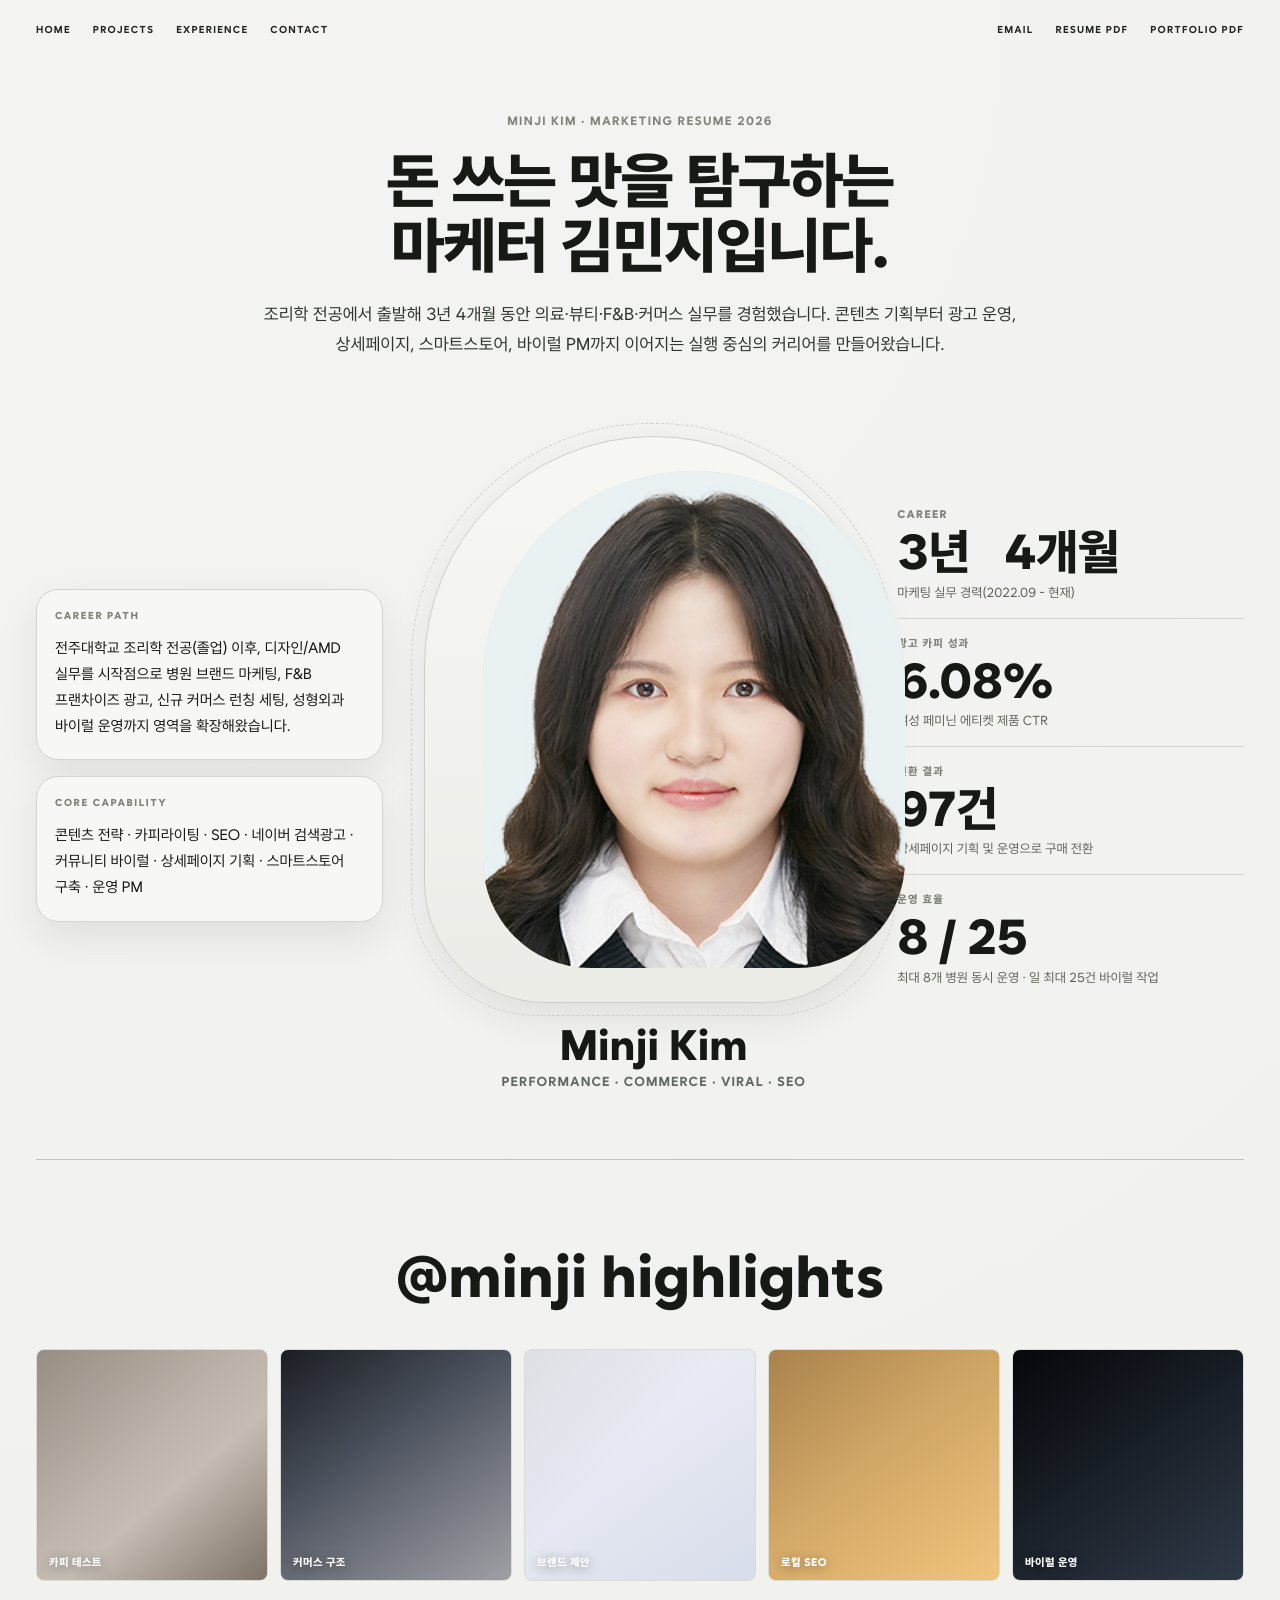
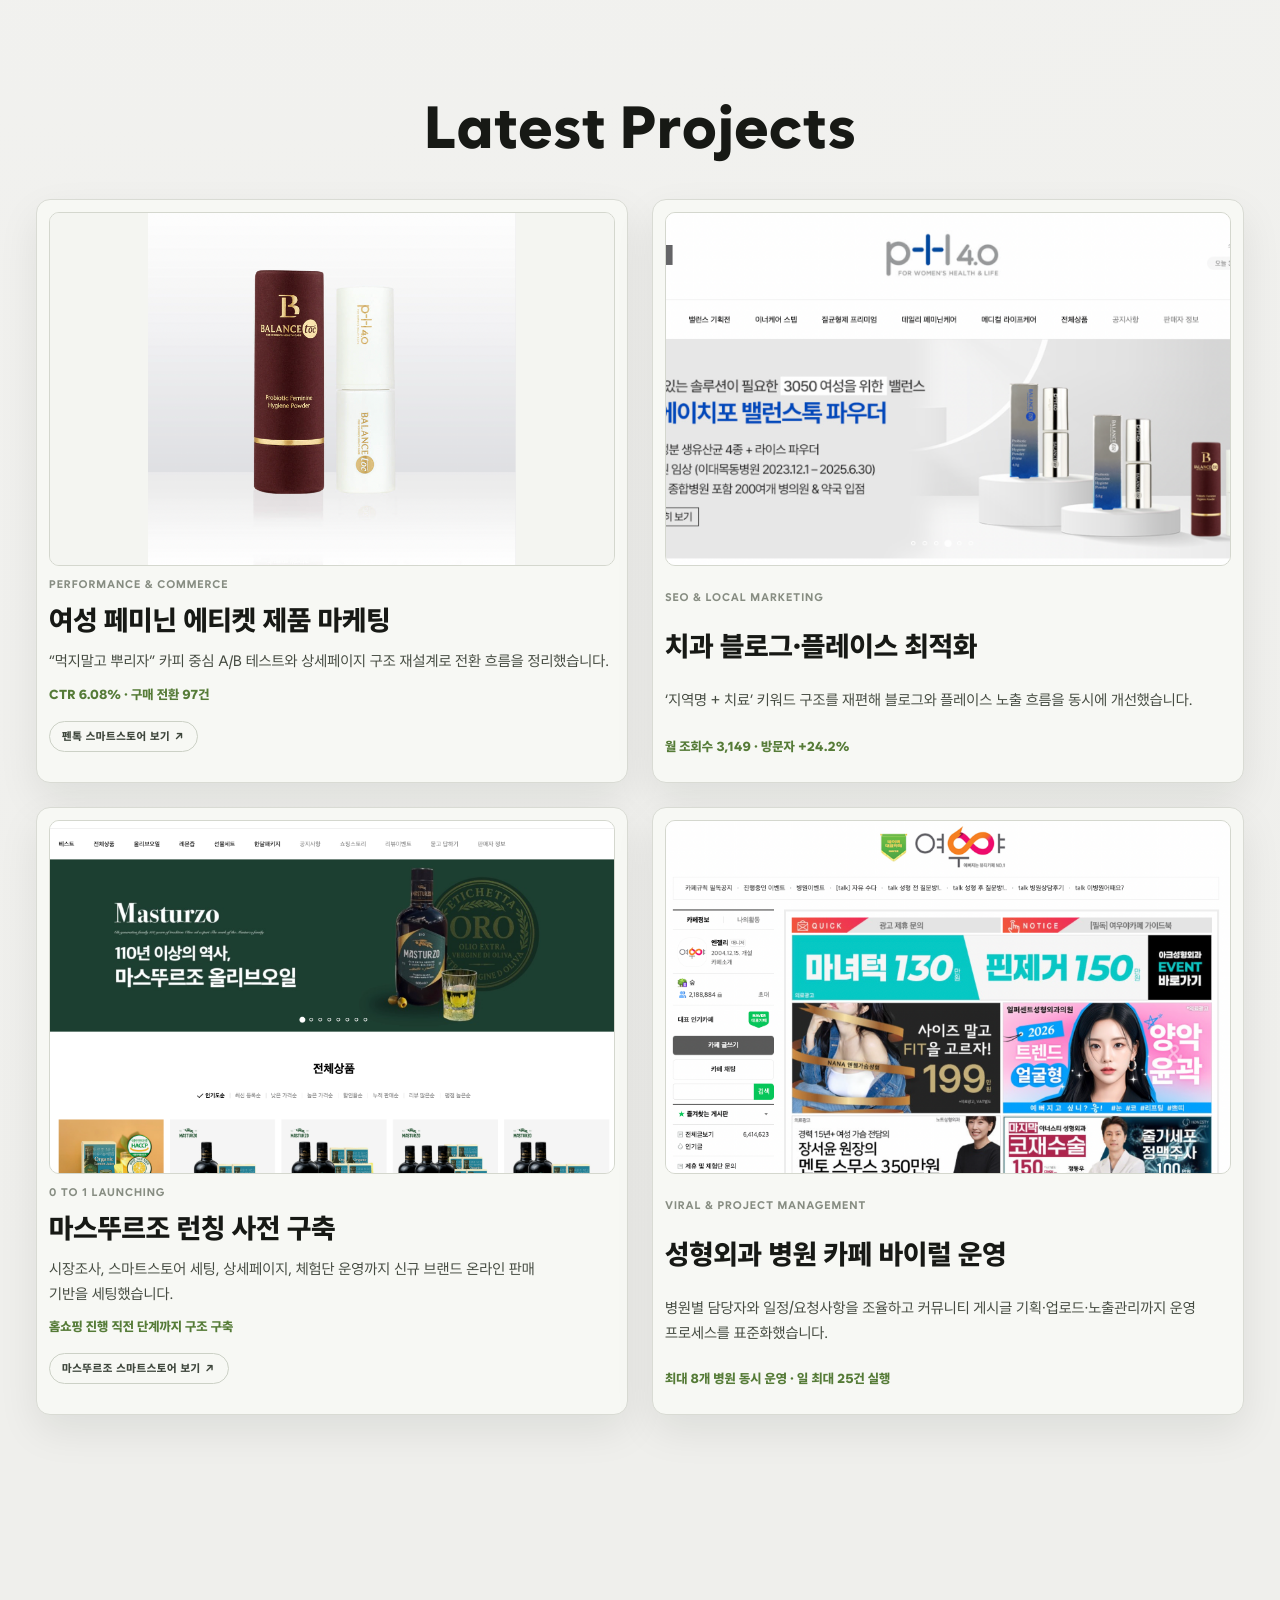
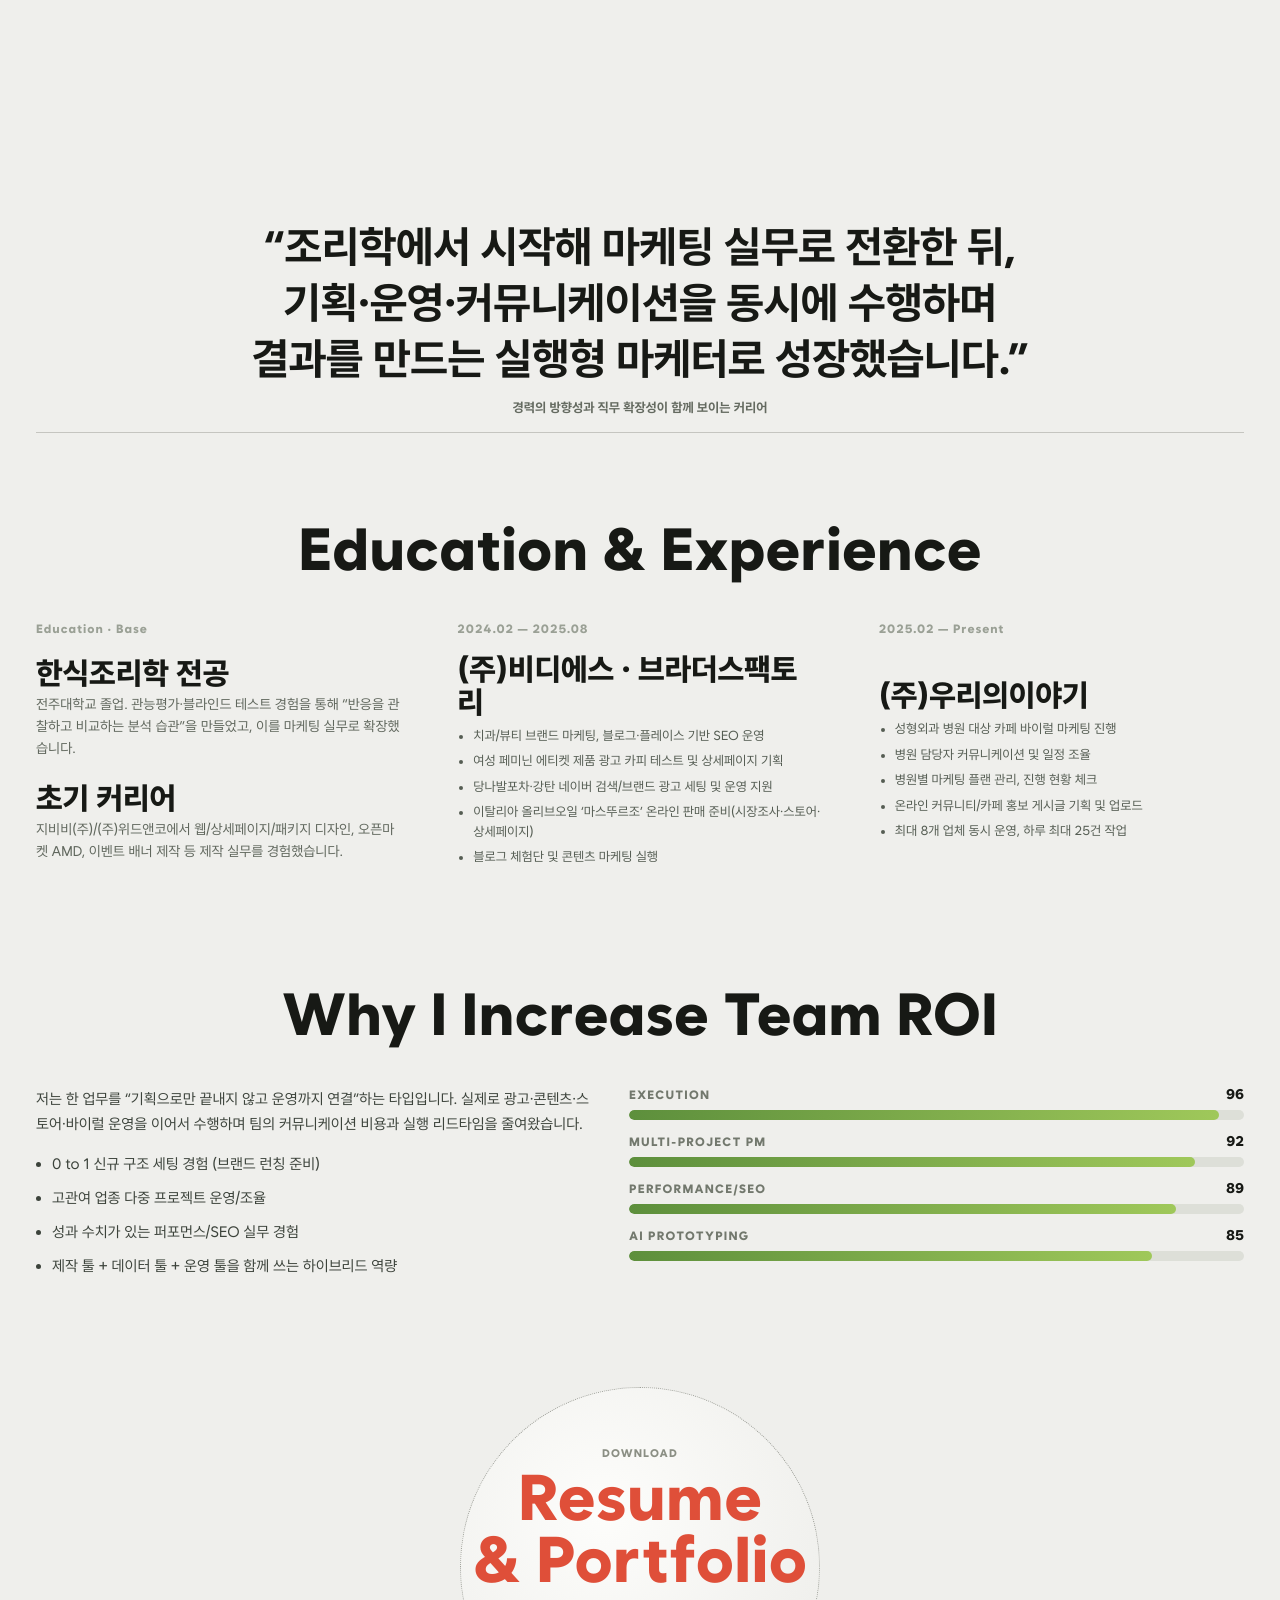
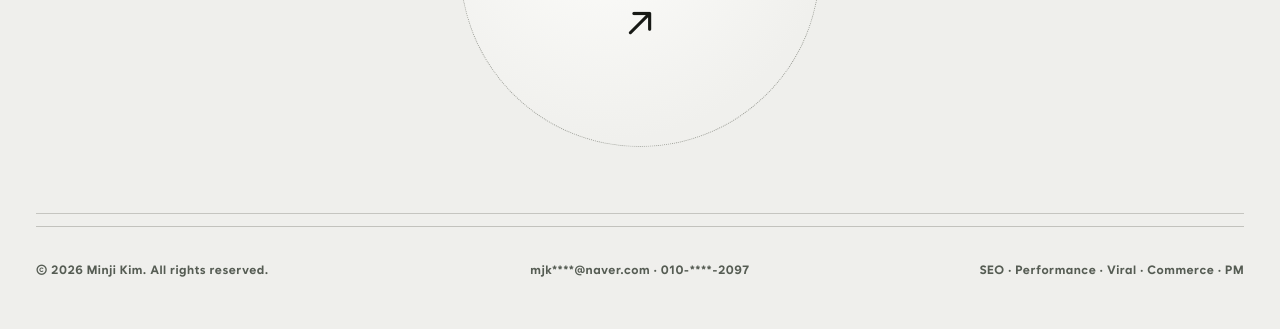
<file: index.html>
<!doctype html>
<html lang="ko">
  <head>
    <meta charset="UTF-8" />
    <meta name="viewport" content="width=device-width, initial-scale=1.0" />
    <title>Minji Kim | Marketing Resume Portfolio 2026</title>
    <meta
      name="description"
      content="마케터 김민지 포트폴리오. 퍼포먼스/SEO/커머스/바이럴 운영 경험과 성과를 담은 2026 이직용 웹 이력서."
    />
    <style>
      @font-face {
        font-family: "Wanted Sans";
        src: url("./public/fonts/wanted/WantedSans-Regular.woff2") format("woff2");
        font-weight: 400;
        font-style: normal;
        font-display: swap;
      }

      @font-face {
        font-family: "Wanted Sans";
        src: url("./public/fonts/wanted/WantedSans-Medium.woff2") format("woff2");
        font-weight: 500;
        font-style: normal;
        font-display: swap;
      }

      @font-face {
        font-family: "Wanted Sans";
        src: url("./public/fonts/wanted/WantedSans-SemiBold.woff2") format("woff2");
        font-weight: 600;
        font-style: normal;
        font-display: swap;
      }

      @font-face {
        font-family: "Wanted Sans";
        src: url("./public/fonts/wanted/WantedSans-Bold.woff2") format("woff2");
        font-weight: 700;
        font-style: normal;
        font-display: swap;
      }

      @font-face {
        font-family: "Wanted Sans";
        src: url("./public/fonts/wanted/WantedSans-ExtraBold.woff2") format("woff2");
        font-weight: 800;
        font-style: normal;
        font-display: swap;
      }

      @font-face {
        font-family: "Wanted Sans";
        src: url("./public/fonts/wanted/WantedSans-Black.woff2") format("woff2");
        font-weight: 900;
        font-style: normal;
        font-display: swap;
      }

      @font-face {
        font-family: "Wanted Sans";
        src: url("./public/fonts/wanted/WantedSans-ExtraBlack.woff2") format("woff2");
        font-weight: 950;
        font-style: normal;
        font-display: swap;
      }

      :root {
        --bg: #efefec;
        --panel: #f6f6f3;
        --line: #b8b8b2;
        --text: #171915;
        --muted: #7f8379;
        --accent: #df4f39;
        --green: #557b37;
        --shadow: 0 16px 40px rgba(18, 20, 18, 0.08);
        --content-max: 1520px;
      }

      * {
        box-sizing: border-box;
      }

      html {
        scroll-behavior: smooth;
      }

      body {
        margin: 0;
        font-family: "Wanted Sans", sans-serif;
        background: radial-gradient(circle at 20% 0%, #f4f4f2 0%, var(--bg) 55%);
        color: var(--text);
        -webkit-font-smoothing: antialiased;
        text-rendering: geometricPrecision;
      }

      img {
        max-width: 100%;
        display: block;
      }

      a {
        color: inherit;
        text-decoration: none;
      }

      .container {
        width: min(var(--content-max), calc(100% - 72px));
        margin: 0 auto;
      }

      .top-nav {
        display: flex;
        justify-content: space-between;
        align-items: center;
        gap: 24px;
        padding: 24px 0 10px;
      }

      .nav-links,
      .nav-actions {
        display: flex;
        gap: 22px;
        flex-wrap: wrap;
      }

      .nav-link {
        font-size: 10px;
        font-weight: 700;
        letter-spacing: 0.12em;
        text-transform: uppercase;
        color: #222620;
        position: relative;
      }

      .nav-link::after {
        content: "";
        position: absolute;
        left: 0;
        bottom: -4px;
        width: 0;
        height: 1px;
        background: currentColor;
        transition: width 0.25s ease;
      }

      .nav-link:hover::after {
        width: 100%;
      }

      .hero {
        text-align: center;
        padding: 68px 0 46px;
      }

      .hero-label {
        margin: 0;
        font-size: 12px;
        font-weight: 700;
        letter-spacing: 0.11em;
        text-transform: uppercase;
        color: var(--muted);
      }

      .hero h1 {
        margin: 20px auto 0;
        max-width: 1040px;
        font-family: "Wanted Sans", sans-serif;
        font-size: clamp(48px, 4.8vw, 82px);
        line-height: 1.06;
        letter-spacing: -0.02em;
        font-weight: 800;
        word-break: keep-all;
        text-wrap: balance;
      }

      .hero h1 span {
        display: block;
      }

      .hero-sub {
        margin: 22px auto 0;
        max-width: 780px;
        font-size: clamp(16px, 1.35vw, 22px);
        line-height: 1.74;
        color: #2f352d;
        word-break: keep-all;
        text-wrap: pretty;
      }

      .profile-block {
        display: grid;
        grid-template-columns: minmax(280px, 360px) minmax(380px, 520px) minmax(280px, 360px);
        gap: 34px;
        align-items: center;
        justify-content: center;
        padding: 30px 0 84px;
      }

      .profile-block > div:first-child,
      .profile-block > div:last-child {
        padding-top: 0;
      }

      .panel {
        background: color-mix(in srgb, var(--panel) 86%, white 14%);
        border: 1px solid color-mix(in srgb, var(--line) 62%, white 38%);
        border-radius: 22px;
        padding: 20px 18px;
        box-shadow: var(--shadow);
      }

      .panel-title {
        margin: 0 0 14px;
        font-size: 10px;
        font-weight: 800;
        letter-spacing: 0.15em;
        text-transform: uppercase;
        color: #7f8379;
      }

      .panel p {
        margin: 0;
        font-size: 15px;
        line-height: 1.72;
        word-break: keep-all;
      }

      .panel + .panel {
        margin-top: 16px;
      }

      .portrait-stack {
        display: grid;
        gap: 18px;
        justify-items: center;
      }

      .portrait-shell {
        width: min(460px, 100%);
        aspect-ratio: 0.86 / 1;
        border-radius: 240px 240px 126px 126px;
        border: 1.5px solid color-mix(in srgb, var(--line) 72%, white 28%);
        background: linear-gradient(180deg, #f7f7f4 0%, #ecece7 100%);
        padding: 18px;
        position: relative;
        box-shadow: var(--shadow);
      }

      .portrait-shell::before {
        content: "";
        position: absolute;
        inset: -14px;
        border: 1px dashed color-mix(in srgb, var(--line) 70%, white 30%);
        border-radius: inherit;
      }

      .portrait {
        width: 100%;
        height: 100%;
        border-radius: 220px 220px 112px 112px;
        overflow: hidden;
        background: #d7dde0;
      }

      .portrait img {
        width: 100%;
        height: 100%;
        object-fit: cover;
        object-position: center 8%;
        transform: scale(1.1);
        transform-origin: center top;
      }

      .portrait-caption {
        text-align: center;
      }

      .portrait-caption p {
        margin: 0;
      }

      .portrait-caption .name {
        font-family: "Wanted Sans", sans-serif;
        font-size: clamp(38px, 3.3vw, 52px);
        font-weight: 800;
      }

      .portrait-caption .role {
        margin-top: 4px;
        font-size: 13px;
        font-weight: 700;
        color: #62695f;
        text-transform: uppercase;
        letter-spacing: 0.08em;
      }

      .stat-list {
        margin: 0;
        padding: 0;
        list-style: none;
        display: grid;
        gap: 18px;
      }

      .stat-item {
        border-bottom: 1px solid color-mix(in srgb, var(--line) 60%, white 40%);
        padding-bottom: 14px;
      }

      .stat-item:last-child {
        border-bottom: 0;
      }

      .stat-label {
        display: block;
        font-size: 11px;
        text-transform: uppercase;
        letter-spacing: 0.11em;
        color: #7f8379;
        margin-bottom: 8px;
        font-weight: 800;
      }

      .stat-value {
        margin: 0;
        font-family: "Wanted Sans", sans-serif;
        font-size: clamp(44px, 3.8vw, 68px);
        line-height: 0.95;
        letter-spacing: -0.01em;
        font-weight: 800;
      }

      .stat-spacer {
        display: inline-block;
        width: 0.24em;
      }

      .stat-desc {
        margin: 8px 0 0;
        font-size: 13px;
        line-height: 1.55;
        color: #5f655b;
        word-break: keep-all;
      }

      .line {
        height: 1px;
        width: 100%;
        background: color-mix(in srgb, var(--line) 82%, white 18%);
      }

      .section {
        padding: 88px 0 30px;
      }

      .section-title {
        text-align: center;
        margin: 0 0 42px;
        font-family: "Wanted Sans", sans-serif;
        font-size: clamp(46px, 4.6vw, 68px);
        line-height: 1;
        font-weight: 800;
      }

      .showreel {
        display: grid;
        grid-template-columns: repeat(5, 1fr);
        gap: 12px;
      }

      .showreel-item {
        position: relative;
        border-radius: 8px;
        overflow: hidden;
        aspect-ratio: 1 / 1;
        border: 1px solid #d9dbd4;
      }

      .showreel-item::before {
        content: "";
        position: absolute;
        inset: 0;
        background: linear-gradient(135deg, rgba(0, 0, 0, 0.08), transparent 45%);
      }

      .showreel-item span {
        position: absolute;
        left: 12px;
        bottom: 11px;
        font-size: 11px;
        font-weight: 800;
        letter-spacing: 0.04em;
        color: white;
        text-shadow: 0 2px 12px rgba(0, 0, 0, 0.4);
      }

      .showreel-1 {
        background: linear-gradient(140deg, #a49a8f 0%, #c5bdb4 60%, #7f7368 100%);
      }

      .showreel-2 {
        background: linear-gradient(145deg, #1c2026 0%, #4d535f 42%, #9fa0a5 100%);
      }

      .showreel-3 {
        background: linear-gradient(145deg, #f1f3f8 0%, #d8ddeb 100%);
      }

      .showreel-4 {
        background: linear-gradient(145deg, #b88e53 0%, #efc47d 100%);
      }

      .showreel-5 {
        background: linear-gradient(145deg, #06080b 0%, #2f3947 100%);
      }

      .project-grid {
        display: grid;
        grid-template-columns: repeat(2, minmax(0, 1fr));
        gap: 24px;
      }

      .project-card {
        display: grid;
        gap: 12px;
        border: 1px solid #d9dbd4;
        border-radius: 14px;
        padding: 12px 12px 14px;
        background: #f7f8f4;
        box-shadow: var(--shadow);
      }

      .project-thumb {
        margin: 0;
        border-radius: 10px;
        border: 1px solid #d4d7ce;
        aspect-ratio: 16 / 10;
        overflow: hidden;
        background: #ecefe8;
      }

      .project-thumb img {
        width: 100%;
        height: 100%;
        object-fit: cover;
        object-position: center;
        transition: transform 0.35s ease;
      }

      .project-card:hover .project-thumb img {
        transform: scale(1.02);
      }

      .project-thumb.fit-contain img {
        object-fit: contain;
        background: #f4f5f1;
      }

      .project-tag {
        margin: 0;
        font-size: 11px;
        letter-spacing: 0.08em;
        text-transform: uppercase;
        color: #878d82;
        font-weight: 700;
      }

      .project-title {
        margin: 2px 0 0;
        font-size: clamp(28px, 2.1vw, 38px);
        line-height: 1.14;
        font-family: "Wanted Sans", sans-serif;
        font-weight: 800;
        word-break: keep-all;
        text-wrap: balance;
      }

      .project-copy {
        margin: 0;
        font-size: 15px;
        line-height: 1.66;
        color: #454b41;
        word-break: keep-all;
        text-wrap: pretty;
      }

      .project-metric {
        margin: 2px 0 0;
        font-size: 13px;
        font-weight: 800;
        color: var(--green);
      }

      .project-actions {
        margin-top: 6px;
      }

      .project-link {
        display: inline-flex;
        align-items: center;
        gap: 6px;
        padding: 8px 12px;
        border-radius: 999px;
        border: 1px solid #ccd1c6;
        background: #f7f8f4;
        font-size: 11px;
        font-weight: 800;
        letter-spacing: 0.06em;
        text-transform: uppercase;
        color: #3f473d;
        transition: background-color 0.2s ease, border-color 0.2s ease, transform 0.2s ease;
      }

      .project-link:hover {
        background: #ecefe7;
        border-color: #aeb7a8;
        transform: translateY(-1px);
      }

      .quote {
        margin: 82px auto 16px;
        max-width: 980px;
        text-align: center;
      }

      .quote p {
        margin: 0;
        font-family: "Wanted Sans", sans-serif;
        font-size: clamp(34px, 3.4vw, 52px);
        line-height: 1.28;
        letter-spacing: -0.01em;
        font-weight: 700;
      }

      .quote span {
        margin-top: 14px;
        display: inline-block;
        font-size: 13px;
        color: #646a60;
        font-weight: 700;
      }

      .experience {
        display: grid;
        grid-template-columns: repeat(3, minmax(0, 1fr));
        gap: 56px;
        margin-top: 36px;
      }

      .timeline-col {
        display: grid;
        gap: 18px;
      }

      .timeline-year {
        margin: 0;
        font-size: 12px;
        font-weight: 800;
        letter-spacing: 0.08em;
        color: #9aa095;
      }

      .timeline-item h3 {
        margin: 0;
        font-size: clamp(28px, 2.4vw, 36px);
        line-height: 1.05;
        font-family: "Wanted Sans", sans-serif;
        font-weight: 800;
      }

      .timeline-item p {
        margin: 5px 0 0;
        font-size: 14px;
        line-height: 1.56;
        color: #60675d;
      }

      .timeline-item ul {
        margin: 8px 0 0;
        padding: 0 0 0 16px;
        display: grid;
        gap: 6px;
      }

      .timeline-item li {
        font-size: 13px;
        line-height: 1.5;
        color: #555d53;
      }

      .leverage-wrap {
        margin-top: 26px;
        display: grid;
        grid-template-columns: 1fr 1.1fr;
        gap: 34px;
        align-items: start;
      }

      .leverage-copy {
        font-size: 15px;
        line-height: 1.72;
        color: #3c433b;
      }

      .leverage-copy p {
        margin: 0;
      }

      .leverage-copy ul {
        margin: 14px 0 0;
        padding: 0 0 0 16px;
      }

      .leverage-copy li {
        margin: 0 0 8px;
      }

      .bars {
        display: grid;
        gap: 14px;
      }

      .bar-item {
        display: grid;
        gap: 7px;
      }

      .bar-head {
        display: flex;
        justify-content: space-between;
        align-items: baseline;
      }

      .bar-head span:first-child {
        font-size: 12px;
        text-transform: uppercase;
        letter-spacing: 0.1em;
        color: #72786d;
        font-weight: 800;
      }

      .bar-head span:last-child {
        font-size: 14px;
        font-family: "Wanted Sans", sans-serif;
        font-weight: 800;
      }

      .bar-track {
        width: 100%;
        height: 10px;
        border-radius: 999px;
        background: #dddfd8;
        overflow: hidden;
      }

      .bar-fill {
        width: 0;
        height: 100%;
        border-radius: 999px;
        background: linear-gradient(90deg, #5d8f3c 0%, #9fc85a 100%);
        transition: width 1.2s cubic-bezier(0.22, 1, 0.36, 1);
      }

      .cta-wrap {
        text-align: center;
        padding: 70px 0 46px;
      }

      .cta-circle {
        margin: 0 auto;
        width: min(360px, 82vw);
        aspect-ratio: 1 / 1;
        border-radius: 50%;
        border: 1.5px dotted #9d9f98;
        display: grid;
        place-items: center;
        background: radial-gradient(circle at 40% 35%, #fdfdfb 0%, #f0f0ed 72%);
        transition: transform 0.35s ease;
      }

      .cta-circle:hover {
        transform: translateY(-4px);
      }

      .cta-label {
        margin: 0;
        font-size: 11px;
        font-weight: 800;
        text-transform: uppercase;
        letter-spacing: 0.1em;
        color: #8b8f84;
      }

      .cta-main {
        margin: 8px 0 0;
        font-family: "Wanted Sans", sans-serif;
        font-size: clamp(44px, 6vw, 64px);
        line-height: 0.96;
        color: var(--accent);
        font-weight: 800;
      }

      .skill-cloud {
        margin: 8px auto 0;
        max-width: 1100px;
        display: flex;
        justify-content: center;
        gap: 10px;
        flex-wrap: wrap;
      }

      .skill-chip {
        border: 1px solid #d6dbd1;
        background: #f8f9f5;
        border-radius: 999px;
        padding: 8px 14px;
        font-size: 12px;
        font-weight: 700;
        color: #475045;
      }

      .cta-arrow {
        margin-top: 12px;
        font-size: 42px;
        line-height: 1;
      }

      .footer {
        padding: 20px 0 40px;
      }

      .footer-row {
        border-top: 1px solid color-mix(in srgb, var(--line) 86%, white 14%);
        margin-top: 12px;
        padding-top: 24px;
        display: grid;
        grid-template-columns: repeat(3, minmax(0, 1fr));
        gap: 18px;
        align-items: center;
      }

      .footer-item {
        font-size: 12px;
        color: #555c53;
        font-weight: 700;
        letter-spacing: 0.04em;
      }

      .footer-item.center {
        text-align: center;
      }

      .footer-item.right {
        text-align: right;
      }

      .reveal {
        opacity: 0;
        transform: translateY(24px);
        transition: opacity 0.65s ease, transform 0.65s cubic-bezier(0.16, 1, 0.3, 1);
      }

      .reveal.is-visible {
        opacity: 1;
        transform: translateY(0);
      }

      @media (max-width: 1140px) {
        .container {
          width: min(var(--content-max), calc(100% - 40px));
        }

        .profile-block {
          grid-template-columns: 1fr;
          gap: 20px;
          justify-items: stretch;
          text-align: left;
        }

        .profile-block > div:first-child,
        .profile-block > div:last-child {
          padding-top: 0;
        }

        .profile-block > div {
          width: min(640px, 100%);
          margin: 0 auto;
        }

        .profile-block > div:nth-child(2) {
          order: 1;
          justify-self: center;
        }

        .profile-block > div:nth-child(3) {
          order: 2;
        }

        .profile-block > div:nth-child(1) {
          order: 3;
        }

        .portrait-caption {
          text-align: center;
        }

        .stat-list {
          width: 100%;
        }

        .stat-item {
          padding-bottom: 16px;
        }

        .project-grid,
        .experience,
        .leverage-wrap {
          grid-template-columns: 1fr;
        }

        .quote {
          margin-top: 56px;
        }
      }

      @media (max-width: 760px) {
        .container {
          width: min(var(--content-max), calc(100% - 22px));
        }

        .top-nav {
          padding-top: 18px;
        }

        .nav-actions {
          display: none;
        }

        .hero {
          padding-top: 30px;
        }

        .hero h1 {
          font-size: clamp(38px, 11.6vw, 54px);
          line-height: 1.08;
        }

        .hero-sub {
          margin-top: 16px;
          font-size: 15px;
          line-height: 1.76;
        }

        .panel p {
          font-size: 13px;
          line-height: 1.66;
        }

        .portrait-shell {
          width: min(390px, 100%);
          padding: 14px;
        }

        .stat-value {
          font-size: clamp(40px, 12vw, 56px);
        }

        .project-grid {
          grid-template-columns: 1fr;
          gap: 18px;
        }

        .project-card {
          padding: 12px 12px 14px;
        }

        .project-thumb {
          aspect-ratio: 4 / 3;
        }

        .project-tag {
          font-size: 10px;
        }

        .project-title {
          font-size: 30px;
        }

        .project-copy {
          font-size: 14px;
        }

        .project-link {
          font-size: 10px;
          letter-spacing: 0.04em;
          padding: 8px 10px;
        }

        .section {
          padding-top: 56px;
        }

        .showreel {
          grid-template-columns: repeat(2, 1fr);
        }

        .showreel-item:last-child {
          grid-column: span 2;
          aspect-ratio: 2 / 1;
        }

        .footer-row {
          grid-template-columns: 1fr;
          text-align: center;
        }

        .footer-item.center,
        .footer-item.right {
          text-align: center;
        }
      }

      @media (prefers-reduced-motion: reduce) {
        html {
          scroll-behavior: auto;
        }

        .reveal,
        .bar-fill,
        .cta-circle {
          transition: none;
        }
      }
    </style>
  </head>
  <body>
    <div class="container">
      <header class="top-nav reveal">
        <nav class="nav-links" aria-label="메인 탐색">
          <a class="nav-link" href="#home">Home</a>
          <a class="nav-link" href="#projects">Projects</a>
          <a class="nav-link" href="#experience">Experience</a>
          <a class="nav-link" href="#contact">Contact</a>
        </nav>
        <div class="nav-actions">
          <a class="nav-link" href="mailto:mjk8410@naver.com">Email</a>
          <a class="nav-link" href="./public/docs/minji_resume.pdf" target="_blank" rel="noreferrer">Resume PDF</a>
          <a class="nav-link" href="./public/docs/minji_marketing_portfolio.pdf" target="_blank" rel="noreferrer">Portfolio PDF</a>
        </div>
      </header>

      <section id="home" class="hero reveal">
        <p class="hero-label">Minji Kim · Marketing Resume 2026</p>
        <h1>
          <span>돈 쓰는 맛을 탐구하는</span>
          <span>마케터 김민지입니다.</span>
        </h1>
        <p class="hero-sub">
          조리학 전공에서 출발해 3년 4개월 동안 의료·뷰티·F&B·커머스 실무를 경험했습니다.
          콘텐츠 기획부터 광고 운영, 상세페이지, 스마트스토어, 바이럴 PM까지 이어지는
          실행 중심의 커리어를 만들어왔습니다.
        </p>
      </section>

      <section class="profile-block reveal">
        <div>
          <article class="panel">
            <h2 class="panel-title">Career Path</h2>
            <p>
              전주대학교 조리학 전공(졸업) 이후, 디자인/AMD 실무를 시작점으로
              병원 브랜드 마케팅, F&B 프랜차이즈 광고, 신규 커머스 런칭 세팅,
              성형외과 바이럴 운영까지 영역을 확장해왔습니다.
            </p>
          </article>
          <article class="panel">
            <h2 class="panel-title">Core Capability</h2>
            <p>
              콘텐츠 전략 · 카피라이팅 · SEO · 네이버 검색광고 · 커뮤니티 바이럴 ·
              상세페이지 기획 · 스마트스토어 구축 · 운영 PM
            </p>
          </article>
        </div>

        <div class="portrait-stack">
          <div class="portrait-shell">
            <figure class="portrait">
              <img
                id="profile-photo"
                src="./profile-photo.jpg"
                alt="마케터 김민지 증명사진"
                loading="eager"
              />
            </figure>
          </div>
          <div class="portrait-caption">
            <p class="name">Minji Kim</p>
            <p class="role">Performance · Commerce · Viral · SEO</p>
          </div>
        </div>

        <div>
          <ul class="stat-list">
            <li class="stat-item">
              <span class="stat-label">Career</span>
              <p class="stat-value">
                <span data-count="3" data-suffix="년">0년</span>
                <span class="stat-spacer" aria-hidden="true"></span>
                <span data-count="4" data-suffix="개월">0개월</span>
              </p>
              <p class="stat-desc">마케팅 실무 경력(2022.09 - 현재)</p>
            </li>
            <li class="stat-item">
              <span class="stat-label">광고 카피 성과</span>
              <p class="stat-value">
                <span data-count="6.08" data-decimals="2" data-suffix="%">0.00%</span>
              </p>
              <p class="stat-desc">여성 페미닌 에티켓 제품 CTR</p>
            </li>
            <li class="stat-item">
              <span class="stat-label">전환 결과</span>
              <p class="stat-value">
                <span data-count="97" data-suffix="건">0건</span>
              </p>
              <p class="stat-desc">상세페이지 기획 및 운영으로 구매 전환</p>
            </li>
            <li class="stat-item">
              <span class="stat-label">운영 효율</span>
              <p class="stat-value">
                <span data-count="8">0</span>
                /
                <span data-count="25">0</span>
              </p>
              <p class="stat-desc">최대 8개 병원 동시 운영 · 일 최대 25건 바이럴 작업</p>
            </li>
          </ul>
        </div>
      </section>

      <div class="line"></div>

      <section class="section reveal" aria-label="하이라이트 이미지">
        <h2 class="section-title">@minji highlights</h2>
        <div class="showreel">
          <article class="showreel-item showreel-1"><span>카피 테스트</span></article>
          <article class="showreel-item showreel-2"><span>커머스 구조</span></article>
          <article class="showreel-item showreel-3"><span>브랜드 제안</span></article>
          <article class="showreel-item showreel-4"><span>로컬 SEO</span></article>
          <article class="showreel-item showreel-5"><span>바이럴 운영</span></article>
        </div>
      </section>

      <section id="projects" class="section reveal">
        <h2 class="section-title">Latest Projects</h2>
        <div class="project-grid">
          <article class="project-card">
            <figure class="project-thumb fit-contain">
              <img
                src="./public/images/projects/ph40-product.png"
                alt="펜톡 여성청결제 제품 이미지"
                loading="lazy"
              />
            </figure>
            <p class="project-tag">Performance & Commerce</p>
            <h3 class="project-title">여성 페미닌 에티켓 제품 마케팅</h3>
            <p class="project-copy">
              “먹지말고 뿌리자” 카피 중심 A/B 테스트와 상세페이지 구조 재설계로 전환 흐름을 정리했습니다.
            </p>
            <p class="project-metric">CTR 6.08% · 구매 전환 97건</p>
            <p class="project-actions">
              <a
                class="project-link"
                href="https://smartstore.naver.com/gbb21"
                target="_blank"
                rel="noreferrer"
              >
                펜톡 스마트스토어 보기 ↗
              </a>
            </p>
          </article>

          <article class="project-card">
            <figure class="project-thumb">
              <img
                src="./public/images/projects/ph40-store.png"
                alt="펜톡 스마트스토어 메인 페이지"
                loading="lazy"
              />
            </figure>
            <p class="project-tag">SEO & Local Marketing</p>
            <h3 class="project-title">치과 블로그·플레이스 최적화</h3>
            <p class="project-copy">
              ‘지역명 + 치료’ 키워드 구조를 재편해 블로그와 플레이스 노출 흐름을 동시에 개선했습니다.
            </p>
            <p class="project-metric">월 조회수 3,149 · 방문자 +24.2%</p>
          </article>

          <article class="project-card">
            <figure class="project-thumb">
              <img
                src="./public/images/projects/masturzo-store.png"
                alt="마스뚜르조 스마트스토어 메인 페이지"
                loading="lazy"
              />
            </figure>
            <p class="project-tag">0 to 1 Launching</p>
            <h3 class="project-title">마스뚜르조 런칭 사전 구축</h3>
            <p class="project-copy">
              시장조사, 스마트스토어 세팅, 상세페이지, 체험단 운영까지 신규 브랜드 온라인 판매 기반을 세팅했습니다.
            </p>
            <p class="project-metric">홈쇼핑 진행 직전 단계까지 구조 구축</p>
            <p class="project-actions">
              <a
                class="project-link"
                href="https://smartstore.naver.com/masturzo_kr"
                target="_blank"
                rel="noreferrer"
              >
                마스뚜르조 스마트스토어 보기 ↗
              </a>
            </p>
          </article>

          <article class="project-card">
            <figure class="project-thumb">
              <img
                src="./public/images/projects/yeouya-cafe.png"
                alt="여우야 카페 바이럴 운영 화면"
                loading="lazy"
              />
            </figure>
            <p class="project-tag">Viral & Project Management</p>
            <h3 class="project-title">성형외과 병원 카페 바이럴 운영</h3>
            <p class="project-copy">
              병원별 담당자와 일정/요청사항을 조율하고 커뮤니티 게시글 기획·업로드·노출관리까지
              운영 프로세스를 표준화했습니다.
            </p>
            <p class="project-metric">최대 8개 병원 동시 운영 · 일 최대 25건 실행</p>
          </article>
        </div>
      </section>

      <section class="section reveal" aria-label="기술 및 툴 역량">
        <h2 class="section-title">Skill Stack</h2>
        <div class="skill-cloud">
          <span class="skill-chip">Microsoft Excel</span>
          <span class="skill-chip">Google Analytics</span>
          <span class="skill-chip">Adobe Photoshop</span>
          <span class="skill-chip">Adobe InDesign</span>
          <span class="skill-chip">Adobe Illustrator</span>
          <span class="skill-chip">Microsoft PowerPoint</span>
          <span class="skill-chip">네이버 검색광고</span>
          <span class="skill-chip">SEO / 블로그 운영</span>
          <span class="skill-chip">카페 바이럴 운영</span>
          <span class="skill-chip">스마트스토어 세팅</span>
          <span class="skill-chip">상세페이지 기획</span>
          <span class="skill-chip">콘텐츠 카피라이팅</span>
        </div>
      </section>

      <section class="quote reveal" aria-label="추천 문구">
        <p>
          “조리학에서 시작해 마케팅 실무로 전환한 뒤, <br />
          기획·운영·커뮤니케이션을 동시에 수행하며 <br />
          결과를 만드는 실행형 마케터로 성장했습니다.”
        </p>
        <span>경력의 방향성과 직무 확장성이 함께 보이는 커리어</span>
      </section>

      <div class="line"></div>

      <section id="experience" class="section reveal">
        <h2 class="section-title">Education & Experience</h2>
        <div class="experience">
          <div class="timeline-col">
            <p class="timeline-year">Education · Base</p>
            <article class="timeline-item">
              <h3>한식조리학 전공</h3>
              <p>
                전주대학교 졸업. 관능평가·블라인드 테스트 경험을 통해
                “반응을 관찰하고 비교하는 분석 습관”을 만들었고, 이를 마케팅 실무로 확장했습니다.
              </p>
            </article>
            <article class="timeline-item">
              <h3>초기 커리어</h3>
              <p>
                지비비(주)/(주)위드앤코에서 웹/상세페이지/패키지 디자인, 오픈마켓 AMD,
                이벤트 배너 제작 등 제작 실무를 경험했습니다.
              </p>
            </article>
          </div>

          <div class="timeline-col">
            <p class="timeline-year">2024.02 — 2025.08</p>
            <article class="timeline-item">
              <h3>(주)비디에스 · 브라더스팩토리</h3>
              <ul>
                <li>치과/뷰티 브랜드 마케팅, 블로그·플레이스 기반 SEO 운영</li>
                <li>여성 페미닌 에티켓 제품 광고 카피 테스트 및 상세페이지 기획</li>
                <li>당나발포차·강탄 네이버 검색/브랜드 광고 세팅 및 운영 지원</li>
                <li>이탈리아 올리브오일 ‘마스뚜르조’ 온라인 판매 준비(시장조사·스토어·상세페이지)</li>
                <li>블로그 체험단 및 콘텐츠 마케팅 실행</li>
              </ul>
            </article>
          </div>

          <div class="timeline-col">
            <p class="timeline-year">2025.02 — Present</p>
            <article class="timeline-item">
              <h3>(주)우리의이야기</h3>
              <ul>
                <li>성형외과 병원 대상 카페 바이럴 마케팅 진행</li>
                <li>병원 담당자 커뮤니케이션 및 일정 조율</li>
                <li>병원별 마케팅 플랜 관리, 진행 현황 체크</li>
                <li>온라인 커뮤니티/카페 홍보 게시글 기획 및 업로드</li>
                <li>최대 8개 업체 동시 운영, 하루 최대 25건 작업</li>
              </ul>
            </article>
          </div>
        </div>
      </section>

      <section class="section reveal" aria-label="연봉 협상 포인트">
        <h2 class="section-title">Why I Increase Team ROI</h2>
        <div class="leverage-wrap">
          <div class="leverage-copy">
            <p>
              저는 한 업무를 “기획으로만 끝내지 않고 운영까지 연결”하는 타입입니다.
              실제로 광고·콘텐츠·스토어·바이럴 운영을 이어서 수행하며
              팀의 커뮤니케이션 비용과 실행 리드타임을 줄여왔습니다.
            </p>
            <ul>
              <li>0 to 1 신규 구조 세팅 경험 (브랜드 런칭 준비)</li>
              <li>고관여 업종 다중 프로젝트 운영/조율</li>
              <li>성과 수치가 있는 퍼포먼스/SEO 실무 경험</li>
              <li>제작 툴 + 데이터 툴 + 운영 툴을 함께 쓰는 하이브리드 역량</li>
            </ul>
          </div>
          <div class="bars" id="skill-bars">
            <article class="bar-item">
              <div class="bar-head"><span>Execution</span><span>96</span></div>
              <div class="bar-track"><div class="bar-fill" data-width="96"></div></div>
            </article>
            <article class="bar-item">
              <div class="bar-head"><span>Multi-Project PM</span><span>92</span></div>
              <div class="bar-track"><div class="bar-fill" data-width="92"></div></div>
            </article>
            <article class="bar-item">
              <div class="bar-head"><span>Performance/SEO</span><span>89</span></div>
              <div class="bar-track"><div class="bar-fill" data-width="89"></div></div>
            </article>
            <article class="bar-item">
              <div class="bar-head"><span>AI Prototyping</span><span>85</span></div>
              <div class="bar-track"><div class="bar-fill" data-width="85"></div></div>
            </article>
          </div>
        </div>
      </section>

      <section id="contact" class="cta-wrap reveal">
        <a class="cta-circle" href="./public/docs/minji_resume.pdf" target="_blank" rel="noreferrer" aria-label="김민지 이력서 보기">
          <div>
            <p class="cta-label">Download</p>
            <p class="cta-main">
              Resume<br />
              & Portfolio
            </p>
            <p class="cta-arrow">↗</p>
          </div>
        </a>
      </section>

      <footer class="footer">
        <div class="line"></div>
        <div class="footer-row">
          <p class="footer-item">© 2026 Minji Kim. All rights reserved.</p>
          <p class="footer-item center">mjk****@naver.com · 010-****-2097</p>
          <p class="footer-item right">SEO · Performance · Viral · Commerce · PM</p>
        </div>
      </footer>
    </div>

    <script>
      (function () {
        const prefersReducedMotion = window.matchMedia("(prefers-reduced-motion: reduce)").matches;
        const photo = document.getElementById("profile-photo");
        if (photo) {
          photo.addEventListener("error", function onError() {
            photo.src = "./profile-placeholder.svg";
          });
        }

        const revealTargets = document.querySelectorAll(".reveal");
        if (!prefersReducedMotion && revealTargets.length) {
          const revealObserver = new IntersectionObserver(
            (entries, observer) => {
              entries.forEach((entry) => {
                if (entry.isIntersecting) {
                  entry.target.classList.add("is-visible");
                  observer.unobserve(entry.target);
                }
              });
            },
            { threshold: 0.18, rootMargin: "0px 0px -8% 0px" }
          );
          revealTargets.forEach((el) => revealObserver.observe(el));
        } else {
          revealTargets.forEach((el) => el.classList.add("is-visible"));
        }

        const numberNodes = Array.from(document.querySelectorAll("[data-count]"));
        if (numberNodes.length) {
          const runCounter = (node) => {
            const target = Number(node.getAttribute("data-count") || 0);
            const decimals = Number(node.getAttribute("data-decimals") || 0);
            const prefix = node.getAttribute("data-prefix") || "";
            const suffix = node.getAttribute("data-suffix") || "";

            if (prefersReducedMotion) {
              node.textContent = `${prefix}${target.toFixed(decimals)}${suffix}`;
              return;
            }

            let startTime = null;
            const duration = 1200;
            const step = (timestamp) => {
              if (!startTime) startTime = timestamp;
              const progress = Math.min((timestamp - startTime) / duration, 1);
              const eased = 1 - Math.pow(1 - progress, 3);
              const value = (target * eased).toFixed(decimals);
              node.textContent = `${prefix}${value}${suffix}`;
              if (progress < 1) requestAnimationFrame(step);
            };
            requestAnimationFrame(step);
          };

          const counterObserver = new IntersectionObserver(
            (entries, observer) => {
              entries.forEach((entry) => {
                if (entry.isIntersecting) {
                  runCounter(entry.target);
                  observer.unobserve(entry.target);
                }
              });
            },
            { threshold: 0.45 }
          );
          numberNodes.forEach((node) => counterObserver.observe(node));
        }

        const bars = document.querySelectorAll(".bar-fill");
        if (bars.length) {
          const fillBars = () => {
            bars.forEach((bar) => {
              bar.style.width = `${Math.min(100, Number(bar.getAttribute("data-width") || 0))}%`;
            });
          };
          if (prefersReducedMotion) {
            fillBars();
            return;
          }

          const barSection = document.getElementById("skill-bars");
          if (!barSection) return;
          const barObserver = new IntersectionObserver(
            (entries, observer) => {
              entries.forEach((entry) => {
                if (entry.isIntersecting) {
                  fillBars();
                  observer.disconnect();
                }
              });
            },
            { threshold: 0.3 }
          );
          barObserver.observe(barSection);
        }
      })();
    </script>
  </body>
</html>
</file>
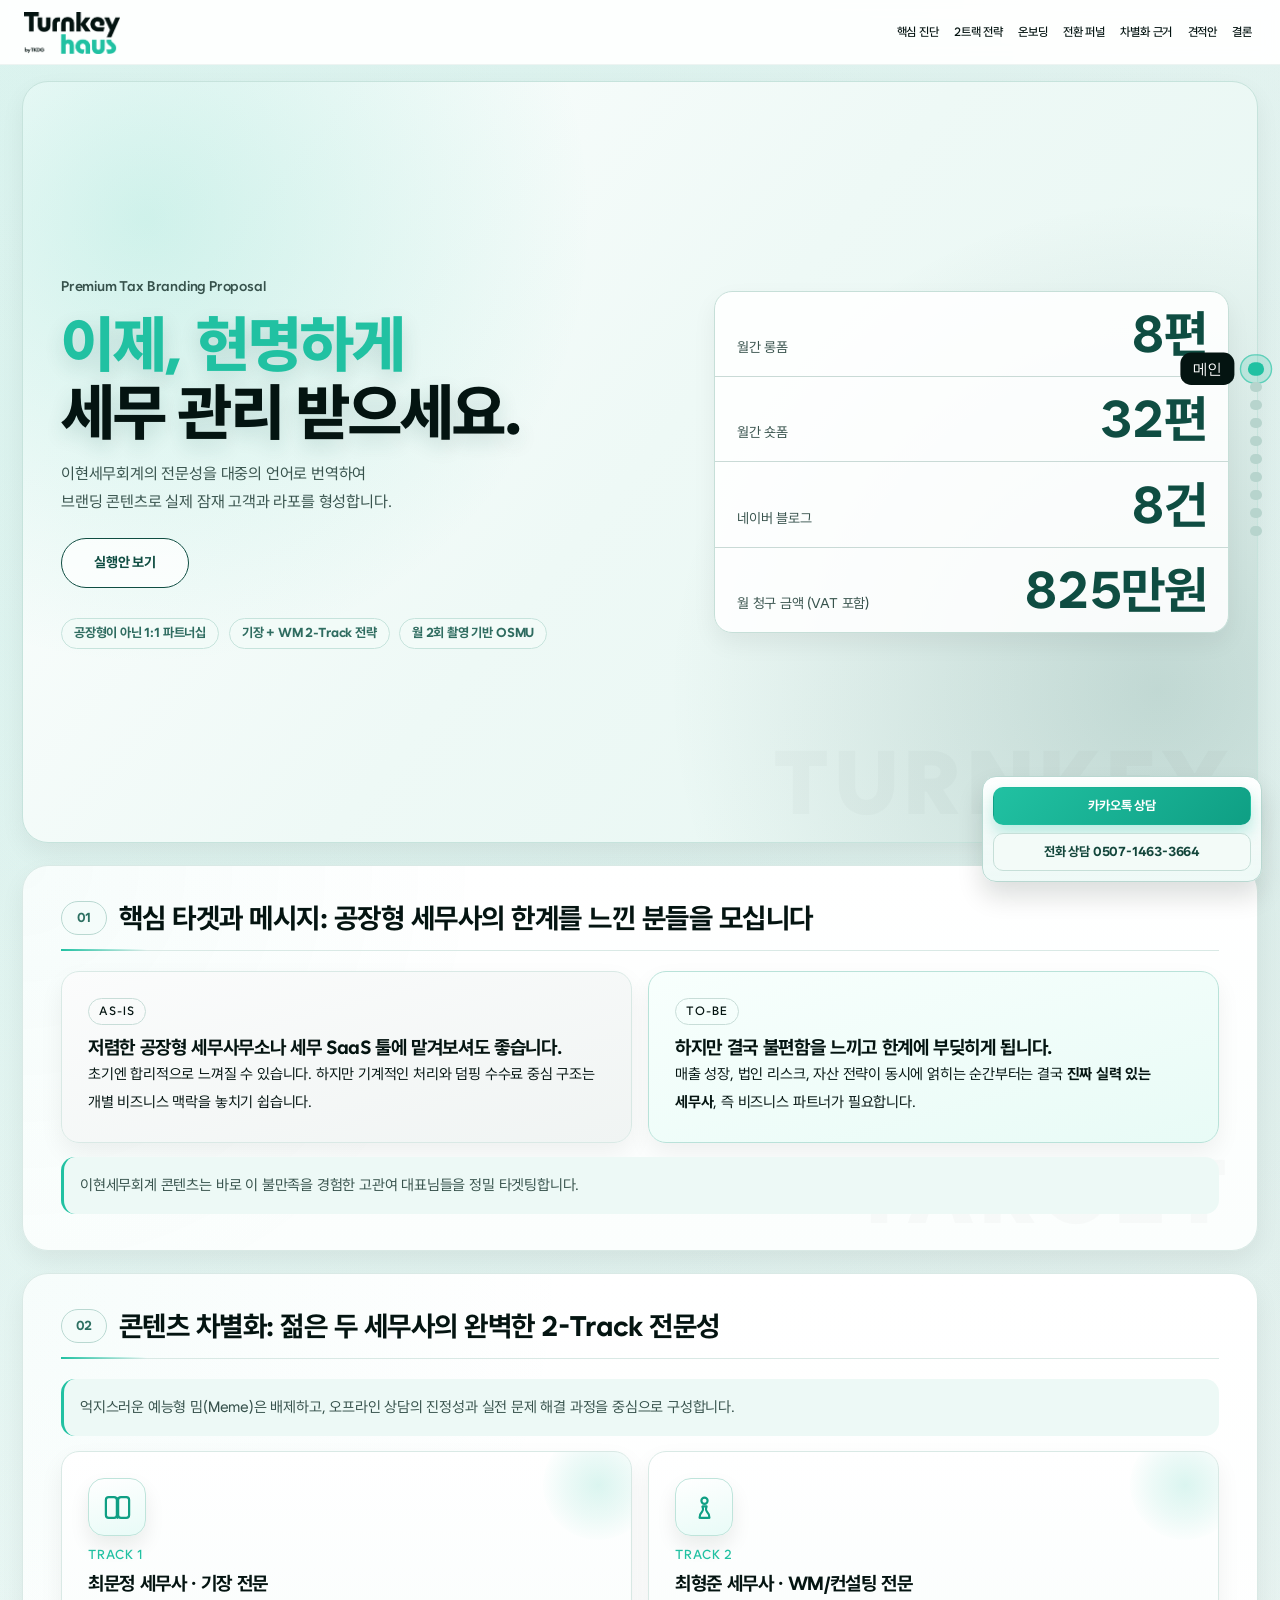
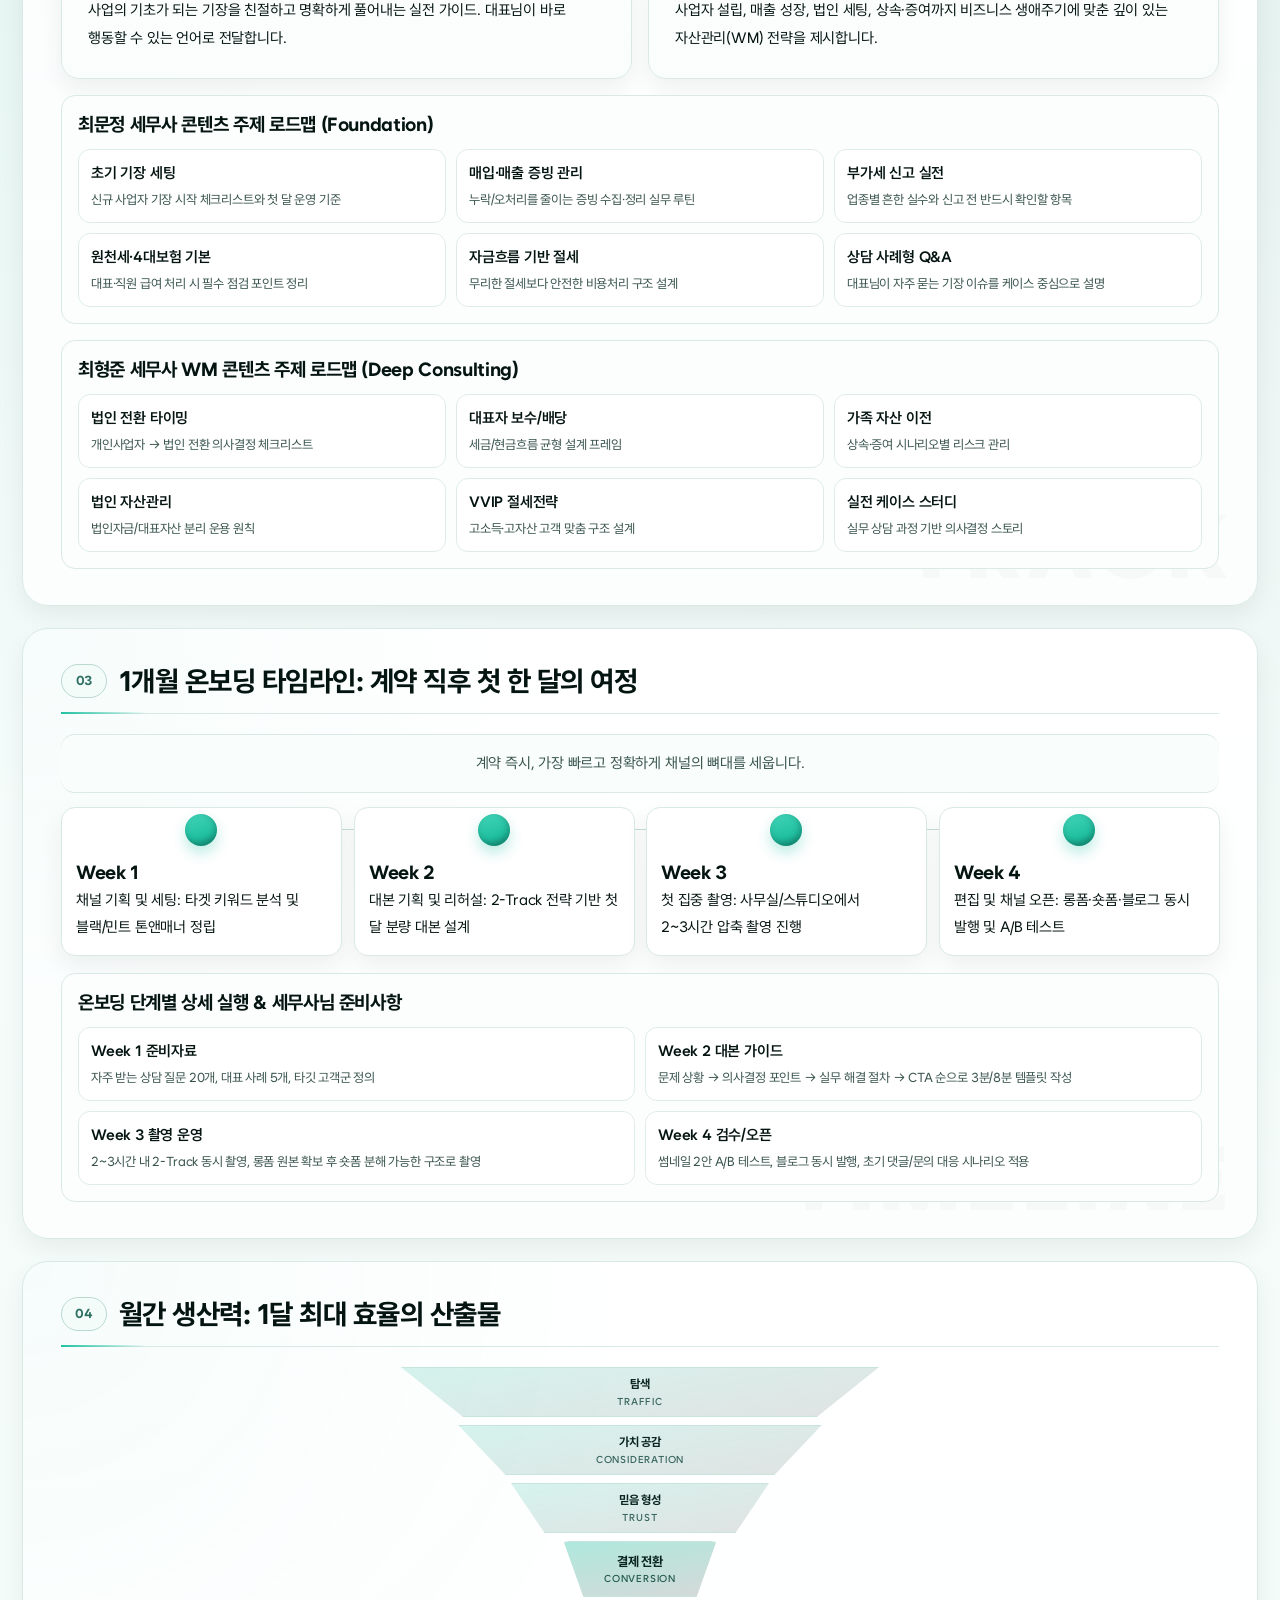
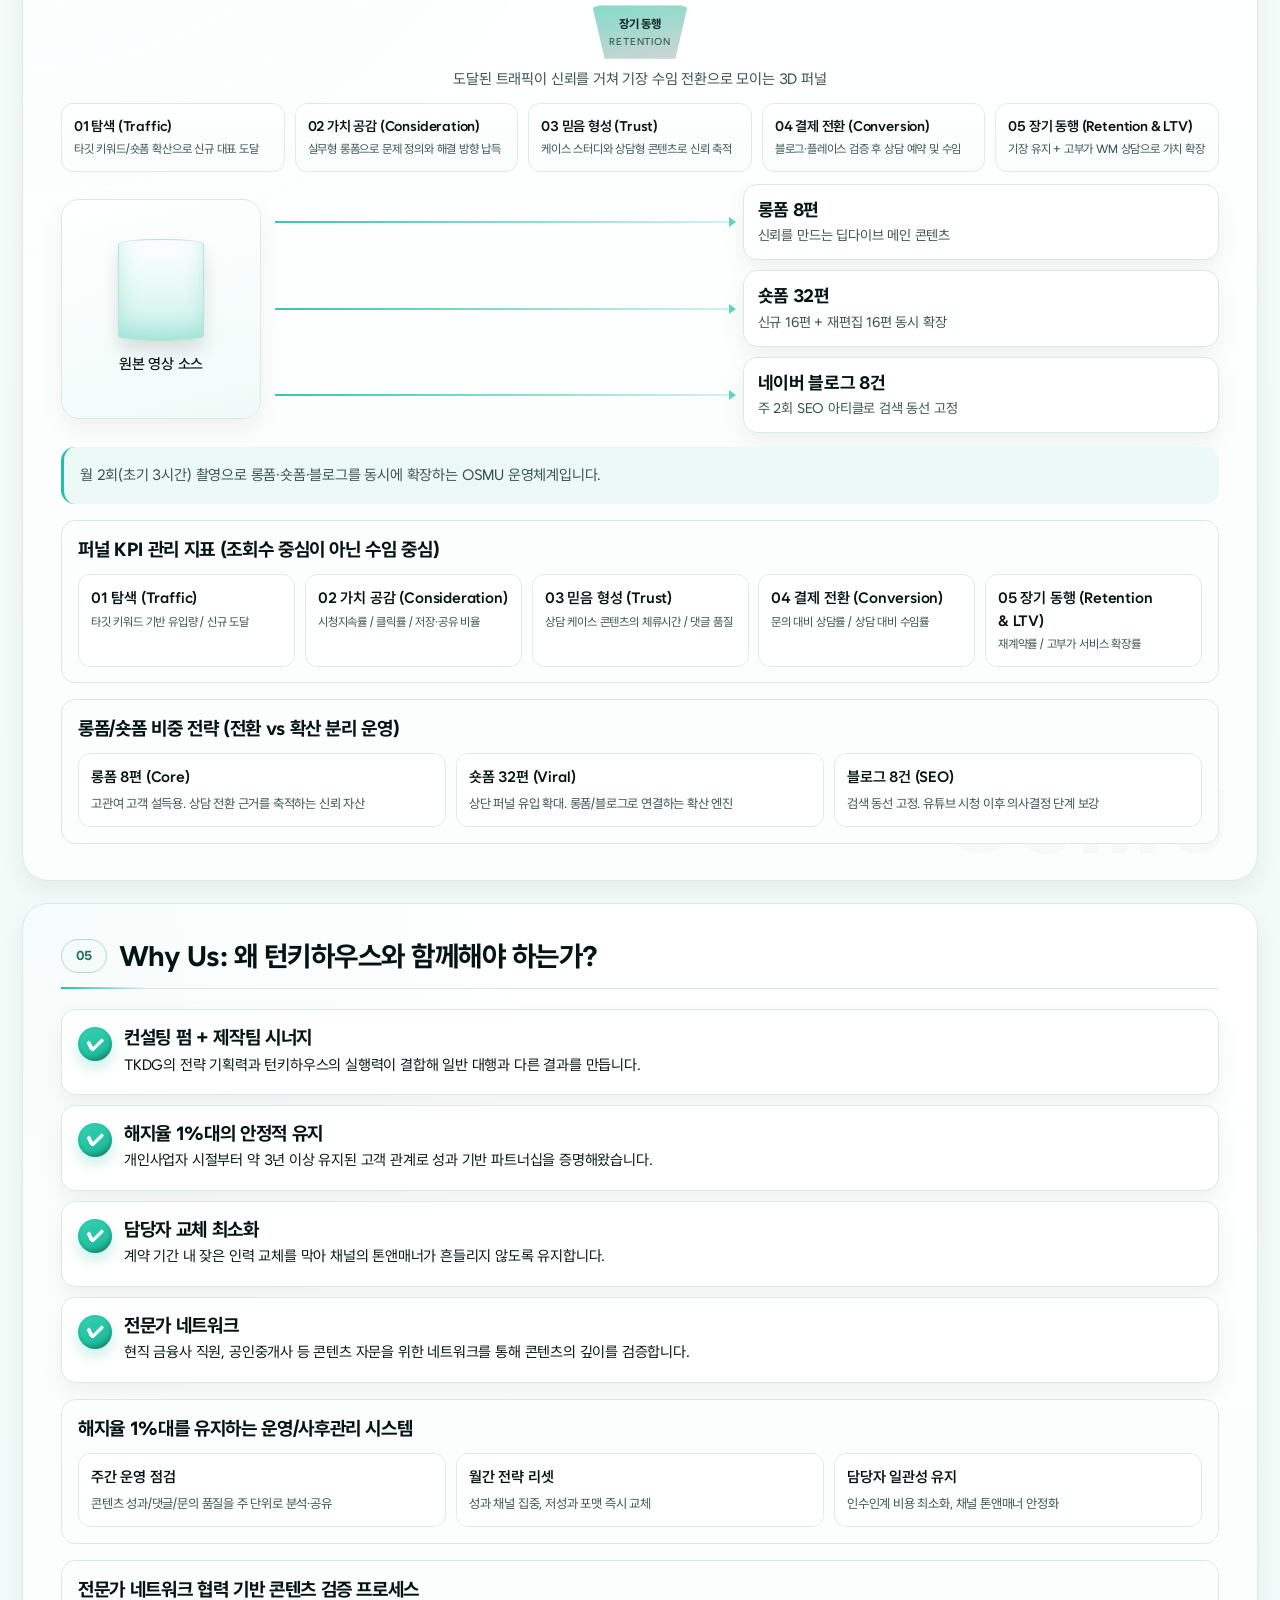
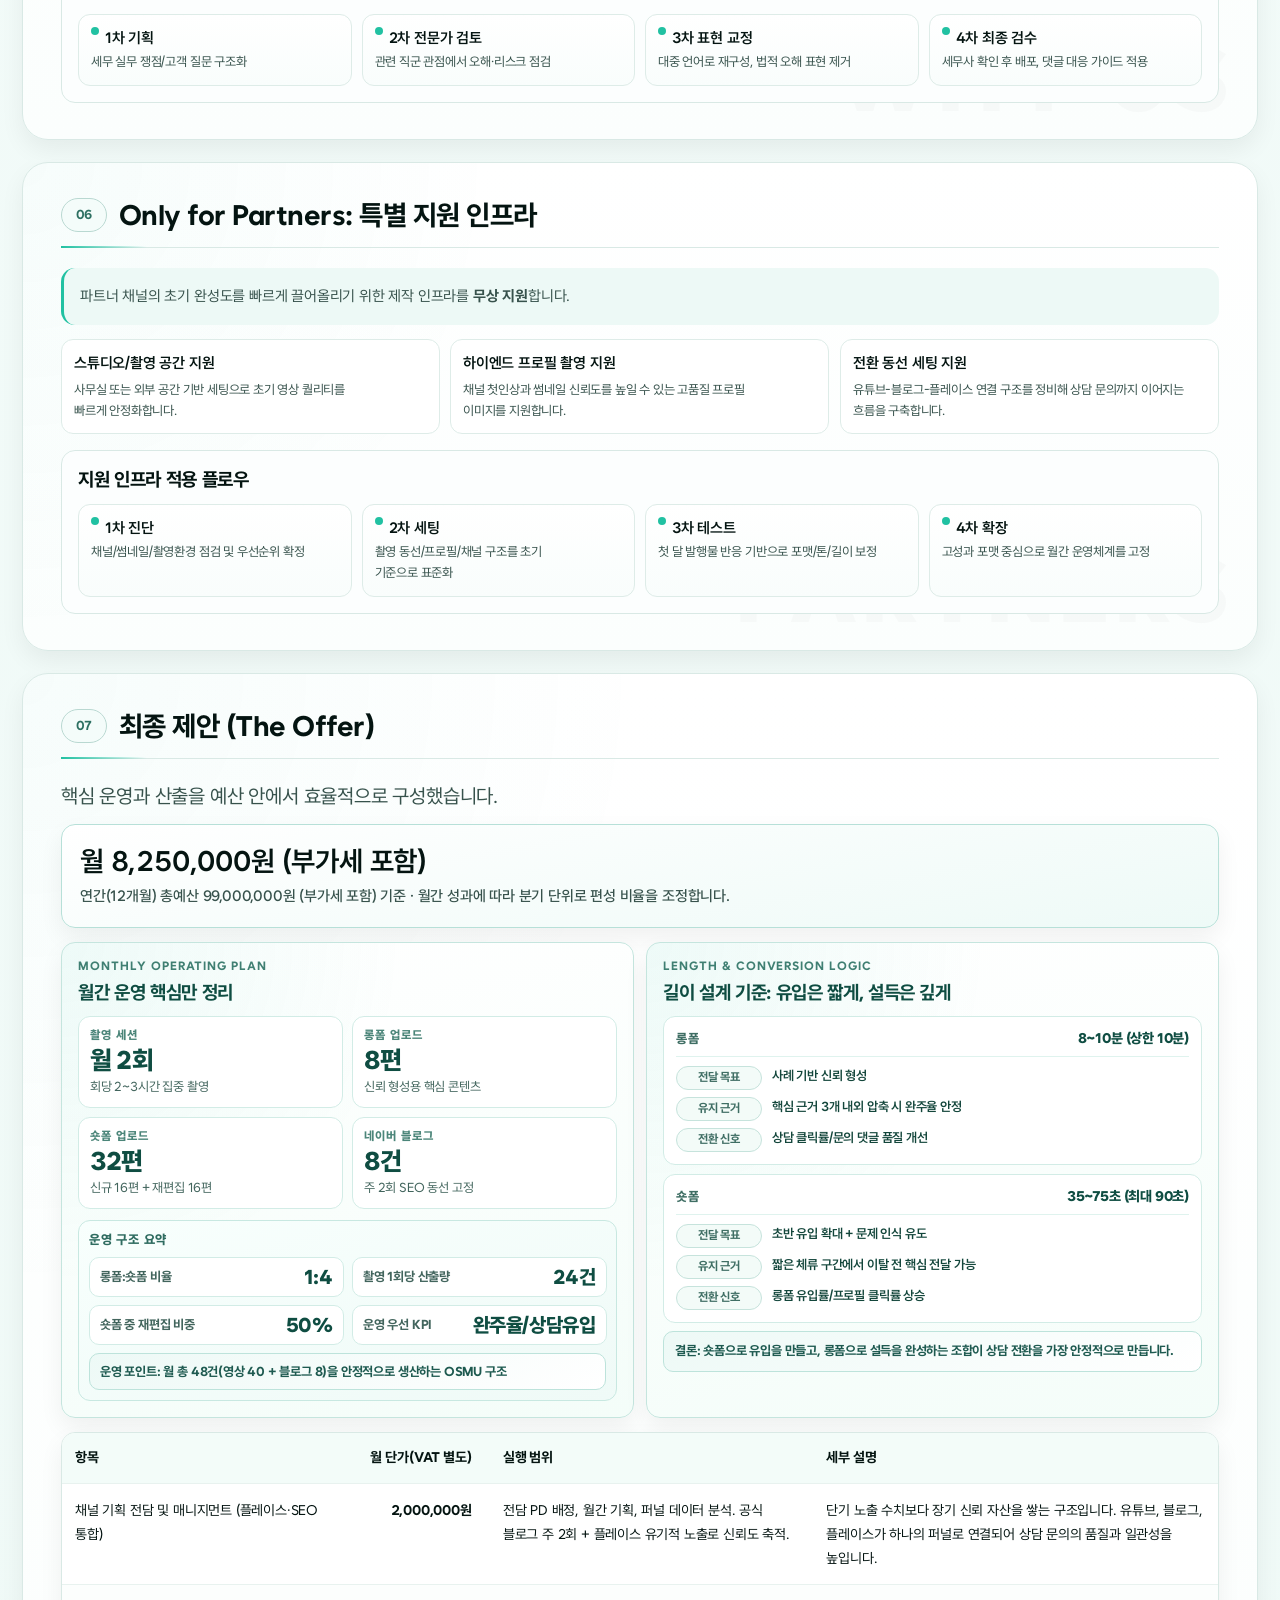
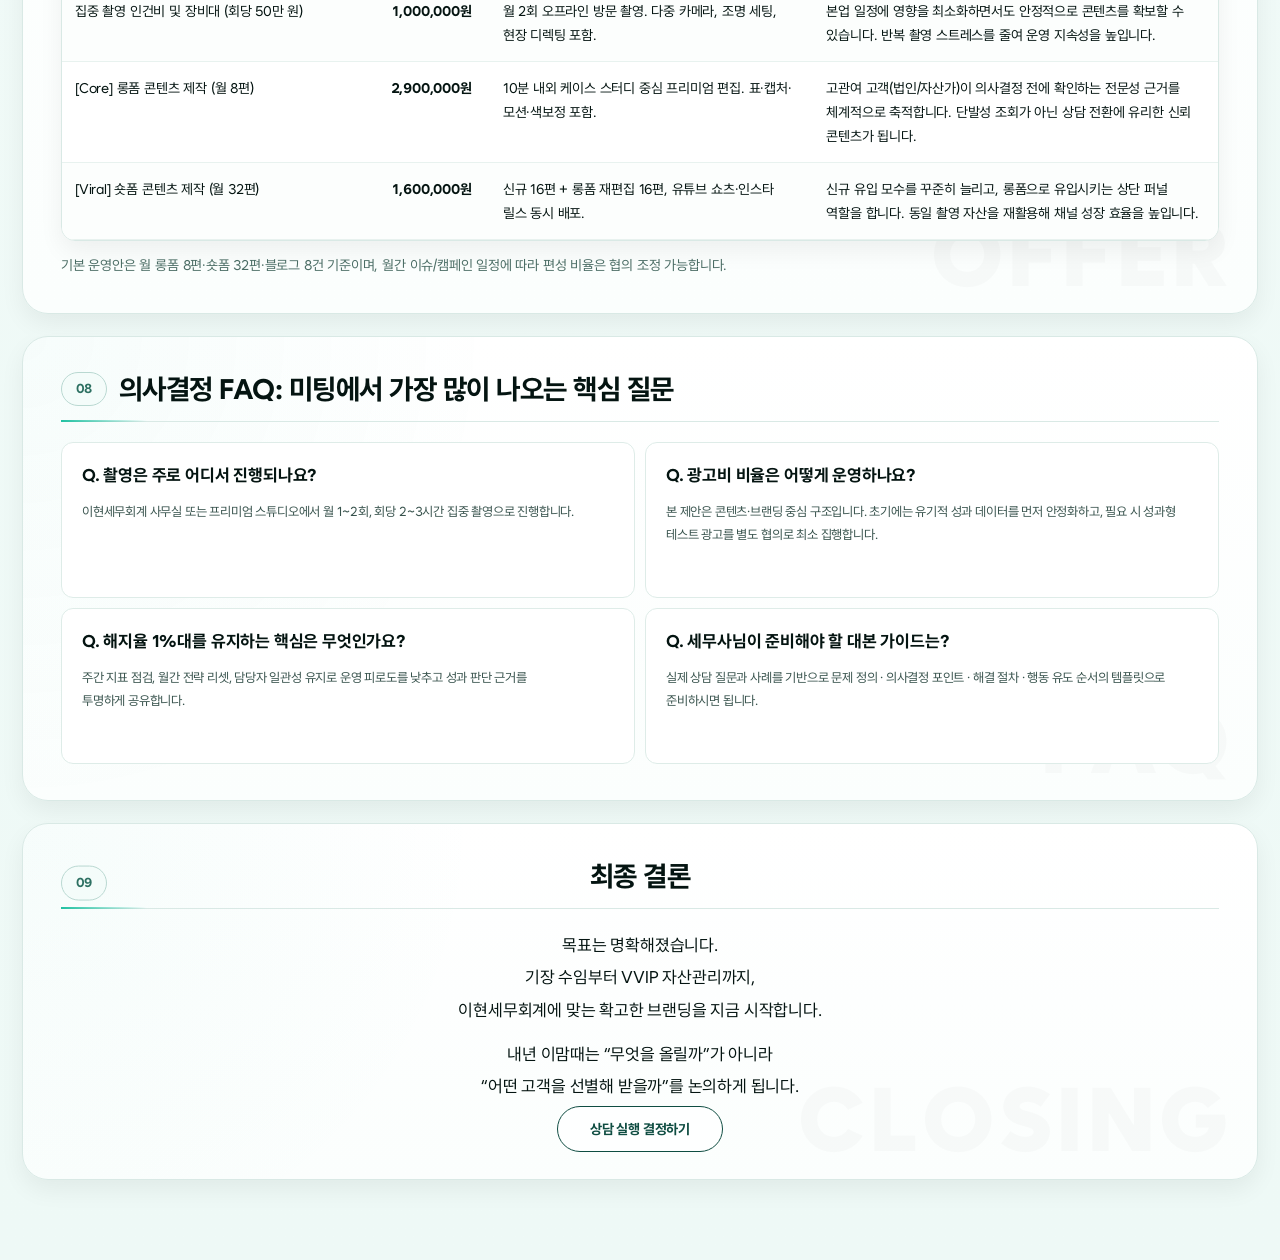
<file: leehyun-action-homepage/index.html>
<!doctype html>
<html lang="ko">
  <head>
    <meta charset="UTF-8" />
    <meta name="viewport" content="width=device-width, initial-scale=1.0" />
    <meta name="build-id" content="lhtax-20260306-0235" />
    <title>이현세무회계 프리미엄 브랜딩 제안서 | Turnkey haus</title>
    <meta
      name="description"
      content="이현세무회계 프리미엄 브랜딩 제안서. 화이트 미니멀, 3D 시각화, 월간 산출·온보딩·최종 견적까지 한 페이지로 정리한 실행형 제안서입니다."
    />
    <link
      rel="preload"
      href="./assets/fonts/WantedSans-Regular.otf"
      as="font"
      type="font/otf"
    />
    <link
      rel="preload"
      href="./assets/fonts/WantedSans-Medium.otf"
      as="font"
      type="font/otf"
    />
    <link
      rel="preload"
      href="./assets/fonts/WantedSans-Bold.otf"
      as="font"
      type="font/otf"
    />
    <link
      rel="preload"
      href="./assets/img/turnkey-rebranding.png"
      as="image"
      type="image/png"
    />
    <link rel="stylesheet" href="./styles.css?v=20260306-0235" />
    <link rel="stylesheet" href="./template-core.css?v=20260306-0235" />
  </head>
  <body>
    <div class="scroll-progress" aria-hidden="true">
      <span id="progressBar"></span>
    </div>

    <header class="top-nav" aria-label="섹션 내비게이션">
      <a class="brand" href="#hero" aria-label="Turnkey haus">
        <img
          class="brand__logo"
          src="./assets/img/turnkey-rebranding.png"
          alt="Turnkey haus by TKDG"
        />
      </a>
      <button
        class="top-nav__toggle"
        id="navToggle"
        type="button"
        aria-label="메뉴 열기"
        aria-controls="topMenu"
        aria-expanded="false"
      >
        <span></span>
        <span></span>
        <span></span>
      </button>
      <nav class="top-nav__menu" id="topMenu">
        <a href="#s1">핵심 진단</a>
        <a href="#s2">2트랙 전략</a>
        <a href="#s3">온보딩</a>
        <a href="#s4">전환 퍼널</a>
        <a href="#s5">차별화 근거</a>
        <a href="#s7">견적안</a>
        <a href="#s9">결론</a>
      </nav>
    </header>

    <aside class="side-nav" id="sideNav" aria-label="섹션 빠른 이동"></aside>

    <main class="page">
      <section
        id="hero"
        class="section hero reveal"
        data-mark="TURNKEY"
       
        data-nav="메인"
      >
        <div class="hero-grid">
          <div class="hero-copy">
            <p class="hero__kicker">Premium Tax Branding Proposal</p>
            <h1 class="hero__headline">
              <span class="hero__line hero__line--accent">이제, 현명하게</span>
              <span class="hero__line">세무 관리 받으세요.</span>
            </h1>
            <p class="hero__sub">
              이현세무회계의 전문성을 대중의 언어로 번역하여<br />
              브랜딩 콘텐츠로 실제 잠재 고객과 라포를 형성합니다.
            </p>
            <a class="hero-cta" href="#s1">실행안 보기</a>
            <div class="hero-proof">
              <span class="pill">공장형이 아닌 1:1 파트너십</span>
              <span class="pill">기장 + WM 2-Track 전략</span>
              <span class="pill">월 2회 촬영 기반 OSMU</span>
            </div>
          </div>

          <aside class="hero-stats" aria-label="핵심 수치">
            <article class="hero-stat">
              <p>월간 롱폼</p>
              <strong data-count-to="8" data-count-suffix="편">8편</strong>
            </article>
            <article class="hero-stat">
              <p>월간 숏폼</p>
              <strong data-count-to="32" data-count-suffix="편">32편</strong>
            </article>
            <article class="hero-stat">
              <p>네이버 블로그</p>
              <strong data-count-to="8" data-count-suffix="건">8건</strong>
            </article>
            <article class="hero-stat">
              <p>월 청구 금액 (VAT 포함)</p>
              <strong data-count-to="825" data-count-suffix="만원" data-count-duration="1100">825만원</strong>
            </article>
          </aside>
        </div>
      </section>

      <section
        id="s1"
        class="section reveal"
        data-mark="TARGET"
       
        data-nav="타겟"
      >
        <header class="section-head">
          <p class="section-head__num">01</p>
          <h2>핵심 타겟과 메시지: 공장형 세무사의 한계를 느낀 분들을 모십니다</h2>
        </header>

        <div class="ab">
          <article class="ab-card ab-card--asis">
            <p class="ab-card__tag">AS-IS</p>
            <h3>저렴한 공장형 세무사무소나 세무 SaaS 툴에 맡겨보셔도 좋습니다.</h3>
            <p>
              초기엔 합리적으로 느껴질 수 있습니다. 하지만 기계적인 처리와
              덤핑 수수료 중심 구조는 개별 비즈니스 맥락을 놓치기 쉽습니다.
            </p>
          </article>

          <article class="ab-card ab-card--tobe">
            <p class="ab-card__tag">TO-BE</p>
            <h3>하지만 결국 불편함을 느끼고 한계에 부딪히게 됩니다.</h3>
            <p>
              매출 성장, 법인 리스크, 자산 전략이 동시에 얽히는 순간부터는
              결국 <strong>진짜 실력 있는 세무사</strong>, 즉 비즈니스 파트너가
              필요합니다.
            </p>
          </article>
        </div>

        <p class="note">
          이현세무회계 콘텐츠는 바로 이 불만족을 경험한 고관여 대표님들을
          정밀 타겟팅합니다.
        </p>
      </section>

      <section
        id="s2"
        class="section reveal"
        data-mark="TRACK"
       
        data-nav="2트랙"
      >
        <header class="section-head">
          <p class="section-head__num">02</p>
          <h2>콘텐츠 차별화: 젊은 두 세무사의 완벽한 2-Track 전문성</h2>
        </header>
        <p class="note note--top">
          억지스러운 예능형 밈(Meme)은 배제하고, 오프라인 상담의 진정성과
          실전 문제 해결 과정을 중심으로 구성합니다.
        </p>

        <div class="tracks">
          <article class="track-card track-card--foundation">
            <div class="track-card__icon" aria-hidden="true">
              <svg
                class="track-card__icon-svg"
                viewBox="0 0 24 24"
                fill="none"
                xmlns="http://www.w3.org/2000/svg"
              >
                <rect x="3" y="4" width="8.5" height="16" rx="2.2" />
                <rect x="12.5" y="4" width="8.5" height="16" rx="2.2" />
                <path d="M12 5v15" />
              </svg>
            </div>
            <p class="track-card__label">Track 1</p>
            <h3>최문정 세무사 · 기장 전문</h3>
            <p>
              사업의 기초가 되는 기장을 친절하고 명확하게 풀어내는 실전
              가이드. 대표님이 바로 행동할 수 있는 언어로 전달합니다.
            </p>
          </article>

          <article class="track-card track-card--deep">
            <div class="track-card__icon" aria-hidden="true">
              <svg
                class="track-card__icon-svg"
                viewBox="0 0 24 24"
                fill="none"
                xmlns="http://www.w3.org/2000/svg"
              >
                <circle cx="12" cy="6.8" r="2.4" />
                <path d="M9 20h6" />
                <path
                  d="M8.2 20c0-2.2 1-3.9 2-4.9.6-.6.8-1.5.6-2.3l-.4-1.6h3.2l-.4 1.6c-.2.8 0 1.7.6 2.3 1 1 2 2.7 2 4.9"
                />
              </svg>
            </div>
            <p class="track-card__label">Track 2</p>
            <h3>최형준 세무사 · WM/컨설팅 전문</h3>
            <p>
              사업자 설립, 매출 성장, 법인 세팅, 상속·증여까지 비즈니스
              생애주기에 맞춘 깊이 있는 자산관리(WM) 전략을 제시합니다.
            </p>
          </article>
        </div>

        <div class="sub-block">
          <h3>최문정 세무사 콘텐츠 주제 로드맵 (Foundation)</h3>
          <div class="mini-grid mini-grid--3">
            <article>
              <p>초기 기장 세팅</p>
              <span>신규 사업자 기장 시작 체크리스트와 첫 달 운영 기준</span>
            </article>
            <article>
              <p>매입·매출 증빙 관리</p>
              <span>누락/오처리를 줄이는 증빙 수집·정리 실무 루틴</span>
            </article>
            <article>
              <p>부가세 신고 실전</p>
              <span>업종별 흔한 실수와 신고 전 반드시 확인할 항목</span>
            </article>
            <article>
              <p>원천세·4대보험 기본</p>
              <span>대표·직원 급여 처리 시 필수 점검 포인트 정리</span>
            </article>
            <article>
              <p>자금흐름 기반 절세</p>
              <span>무리한 절세보다 안전한 비용처리 구조 설계</span>
            </article>
            <article>
              <p>상담 사례형 Q&A</p>
              <span>대표님이 자주 묻는 기장 이슈를 케이스 중심으로 설명</span>
            </article>
          </div>
        </div>

        <div class="sub-block">
          <h3>최형준 세무사 WM 콘텐츠 주제 로드맵 (Deep Consulting)</h3>
          <div class="mini-grid mini-grid--3">
            <article>
              <p>법인 전환 타이밍</p>
              <span>개인사업자 → 법인 전환 의사결정 체크리스트</span>
            </article>
            <article>
              <p>대표자 보수/배당</p>
              <span>세금/현금흐름 균형 설계 프레임</span>
            </article>
            <article>
              <p>가족 자산 이전</p>
              <span>상속·증여 시나리오별 리스크 관리</span>
            </article>
            <article>
              <p>법인 자산관리</p>
              <span>법인자금/대표자산 분리 운용 원칙</span>
            </article>
            <article>
              <p>VVIP 절세전략</p>
              <span>고소득·고자산 고객 맞춤 구조 설계</span>
            </article>
            <article>
              <p>실전 케이스 스터디</p>
              <span>실무 상담 과정 기반 의사결정 스토리</span>
            </article>
          </div>
        </div>
      </section>

      <section
        id="s3"
        class="section reveal"
        data-mark="TIMELINE"
       
        data-nav="온보딩"
      >
        <header class="section-head">
          <p class="section-head__num">03</p>
          <h2>1개월 온보딩 타임라인: 계약 직후 첫 한 달의 여정</h2>
        </header>

        <p class="note note--center">
          계약 즉시, 가장 빠르고 정확하게 채널의 뼈대를 세웁니다.
        </p>

        <div class="timeline">
          <article class="timeline-step">
            <h3>Week 1</h3>
            <p>채널 기획 및 세팅: 타겟 키워드 분석 및 블랙/민트 톤앤매너 정립</p>
          </article>
          <article class="timeline-step">
            <h3>Week 2</h3>
            <p>대본 기획 및 리허설: 2-Track 전략 기반 첫 달 분량 대본 설계</p>
          </article>
          <article class="timeline-step">
            <h3>Week 3</h3>
            <p>첫 집중 촬영: 사무실/스튜디오에서 2~3시간 압축 촬영 진행</p>
          </article>
          <article class="timeline-step">
            <h3>Week 4</h3>
            <p>편집 및 채널 오픈: 롱폼·숏폼·블로그 동시 발행 및 A/B 테스트</p>
          </article>
        </div>

        <div class="sub-block">
          <h3>온보딩 단계별 상세 실행 &amp; 세무사님 준비사항</h3>
          <div class="mini-grid mini-grid--2">
            <article>
              <p>Week 1 준비자료</p>
              <span>자주 받는 상담 질문 20개, 대표 사례 5개, 타깃 고객군 정의</span>
            </article>
            <article>
              <p>Week 2 대본 가이드</p>
              <span>
                문제 상황 → 의사결정 포인트 → 실무 해결 절차 → CTA 순으로
                3분/8분 템플릿 작성
              </span>
            </article>
            <article>
              <p>Week 3 촬영 운영</p>
              <span>
                2~3시간 내 2-Track 동시 촬영, 롱폼 원본 확보 후 숏폼 분해 가능한
                구조로 촬영
              </span>
            </article>
            <article>
              <p>Week 4 검수/오픈</p>
              <span>
                썸네일 2안 A/B 테스트, 블로그 동시 발행, 초기 댓글/문의 대응
                시나리오 적용
              </span>
            </article>
          </div>
        </div>
      </section>

      <section
        id="s4"
        class="section reveal"
        data-mark="OSMU"
       
        data-nav="퍼널"
      >
        <header class="section-head">
          <p class="section-head__num">04</p>
          <h2>월간 생산력: 1달 최대 효율의 산출물</h2>
        </header>

        <div class="funnel-wrap">
          <div class="funnel" aria-hidden="true">
            <span class="funnel-layer l1"><em>탐색</em><b>Traffic</b></span>
            <span class="funnel-layer l2"><em>가치 공감</em><b>Consideration</b></span>
            <span class="funnel-layer l3"><em>믿음 형성</em><b>Trust</b></span>
            <span class="funnel-layer l4"><em>결제 전환</em><b>Conversion</b></span>
            <span class="funnel-layer l5"><em>장기 동행</em><b>Retention</b></span>
          </div>
          <p class="funnel-caption">
            도달된 트래픽이 신뢰를 거쳐 기장 수임 전환으로 모이는 3D 퍼널
          </p>
        </div>

        <div class="funnel-stages">
          <article>
            <p>01 탐색 (Traffic)</p>
            <span>타깃 키워드/숏폼 확산으로 신규 대표 도달</span>
          </article>
          <article>
            <p>02 가치 공감 (Consideration)</p>
            <span>실무형 롱폼으로 문제 정의와 해결 방향 납득</span>
          </article>
          <article>
            <p>03 믿음 형성 (Trust)</p>
            <span>케이스 스터디와 상담형 콘텐츠로 신뢰 축적</span>
          </article>
          <article>
            <p>04 결제 전환 (Conversion)</p>
            <span>블로그·플레이스 검증 후 상담 예약 및 수임</span>
          </article>
          <article>
            <p>05 장기 동행 (Retention &amp; LTV)</p>
            <span>기장 유지 + 고부가 WM 상담으로 가치 확장</span>
          </article>
        </div>

        <div class="pipeline">
          <div class="source">
            <span class="source__core"></span>
            <p>원본 영상 소스</p>
          </div>
          <div class="branch branch--1"></div>
          <div class="branch branch--2"></div>
          <div class="branch branch--3"></div>
          <article class="output output--1">
            <h3>롱폼 8편</h3>
            <p>신뢰를 만드는 딥다이브 메인 콘텐츠</p>
          </article>
          <article class="output output--2">
            <h3>숏폼 32편</h3>
            <p>신규 16편 + 재편집 16편 동시 확장</p>
          </article>
          <article class="output output--3">
            <h3>네이버 블로그 8건</h3>
            <p>주 2회 SEO 아티클로 검색 동선 고정</p>
          </article>
        </div>

        <p class="note">
          월 2회(초기 3시간) 촬영으로 롱폼·숏폼·블로그를 동시에 확장하는
          OSMU 운영체계입니다.
        </p>

        <div class="sub-block">
          <h3>퍼널 KPI 관리 지표 (조회수 중심이 아닌 수임 중심)</h3>
          <div class="kpi-row">
            <article>
              <p>01 탐색 (Traffic)</p>
              <span>타깃 키워드 기반 유입량 / 신규 도달</span>
            </article>
            <article>
              <p>02 가치 공감 (Consideration)</p>
              <span>시청지속률 / 클릭률 / 저장·공유 비율</span>
            </article>
            <article>
              <p>03 믿음 형성 (Trust)</p>
              <span>상담 케이스 콘텐츠의 체류시간 / 댓글 품질</span>
            </article>
            <article>
              <p>04 결제 전환 (Conversion)</p>
              <span>문의 대비 상담률 / 상담 대비 수임률</span>
            </article>
            <article>
              <p>05 장기 동행 (Retention &amp; LTV)</p>
              <span>재계약률 / 고부가 서비스 확장률</span>
            </article>
          </div>
        </div>

        <div class="sub-block">
          <h3>롱폼/숏폼 비중 전략 (전환 vs 확산 분리 운영)</h3>
          <div class="mini-grid mini-grid--3">
            <article>
              <p>롱폼 8편 (Core)</p>
              <span>고관여 고객 설득용. 상담 전환 근거를 축적하는 신뢰 자산</span>
            </article>
            <article>
              <p>숏폼 32편 (Viral)</p>
              <span>상단 퍼널 유입 확대. 롱폼/블로그로 연결하는 확산 엔진</span>
            </article>
            <article>
              <p>블로그 8건 (SEO)</p>
              <span>검색 동선 고정. 유튜브 시청 이후 의사결정 단계 보강</span>
            </article>
          </div>
        </div>
      </section>

      <section
        id="s5"
        class="section reveal"
        data-mark="WHY US"
       
        data-nav="왜 우리"
      >
        <header class="section-head">
          <p class="section-head__num">05</p>
          <h2>Why Us: 왜 턴키하우스와 함께해야 하는가?</h2>
        </header>

        <div class="checklist">
          <article class="check">
            <p class="check__icon" aria-hidden="true">✔</p>
            <div>
              <h3>컨설팅 펌 + 제작팀 시너지</h3>
              <p>
                TKDG의 전략 기획력과 턴키하우스의 실행력이 결합해 일반 대행과
                다른 결과를 만듭니다.
              </p>
            </div>
          </article>

          <article class="check">
            <p class="check__icon" aria-hidden="true">✔</p>
            <div>
              <h3>해지율 1%대의 안정적 유지</h3>
              <p>
                개인사업자 시절부터 약 3년 이상 유지된 고객 관계로 성과 기반
                파트너십을 증명해왔습니다.
              </p>
            </div>
          </article>

          <article class="check">
            <p class="check__icon" aria-hidden="true">✔</p>
            <div>
              <h3>담당자 교체 최소화</h3>
              <p>
                계약 기간 내 잦은 인력 교체를 막아 채널의 톤앤매너가 흔들리지
                않도록 유지합니다.
              </p>
            </div>
          </article>

          <article class="check">
            <p class="check__icon" aria-hidden="true">✔</p>
            <div>
              <h3>전문가 네트워크</h3>
              <p>
                현직 금융사 직원, 공인중개사 등 콘텐츠 자문을 위한 네트워크를
                통해 콘텐츠의 깊이를 검증합니다.
              </p>
            </div>
          </article>
        </div>

        <div class="sub-block">
          <h3>해지율 1%대를 유지하는 운영/사후관리 시스템</h3>
          <div class="mini-grid mini-grid--3">
            <article>
              <p>주간 운영 점검</p>
              <span>콘텐츠 성과/댓글/문의 품질을 주 단위로 분석·공유</span>
            </article>
            <article>
              <p>월간 전략 리셋</p>
              <span>성과 채널 집중, 저성과 포맷 즉시 교체</span>
            </article>
            <article>
              <p>담당자 일관성 유지</p>
              <span>인수인계 비용 최소화, 채널 톤앤매너 안정화</span>
            </article>
          </div>
        </div>

        <div class="sub-block">
          <h3>전문가 네트워크 협력 기반 콘텐츠 검증 프로세스</h3>
          <div class="process">
            <article><p>1차 기획</p><span>세무 실무 쟁점/고객 질문 구조화</span></article>
            <article><p>2차 전문가 검토</p><span>관련 직군 관점에서 오해·리스크 점검</span></article>
            <article><p>3차 표현 교정</p><span>대중 언어로 재구성, 법적 오해 표현 제거</span></article>
            <article><p>4차 최종 검수</p><span>세무사 확인 후 배포, 댓글 대응 가이드 적용</span></article>
          </div>
        </div>
      </section>

      <section
        id="s6"
        class="section reveal"
        data-mark="PARTNERS"
       
        data-nav="파트너"
      >
        <header class="section-head">
          <p class="section-head__num">06</p>
          <h2>Only for Partners: 특별 지원 인프라</h2>
        </header>

        <p class="note note--top">
          파트너 채널의 초기 완성도를 빠르게 끌어올리기 위한 제작 인프라를
          <strong>무상 지원</strong>합니다.
        </p>

        <div class="mini-grid mini-grid--3">
          <article>
            <p>스튜디오/촬영 공간 지원</p>
            <span>사무실 또는 외부 공간 기반 세팅으로 초기 영상 퀄리티를 빠르게 안정화합니다.</span>
          </article>
          <article>
            <p>하이엔드 프로필 촬영 지원</p>
            <span>채널 첫인상과 썸네일 신뢰도를 높일 수 있는 고품질 프로필 이미지를 지원합니다.</span>
          </article>
          <article>
            <p>전환 동선 세팅 지원</p>
            <span>유튜브-블로그-플레이스 연결 구조를 정비해 상담 문의까지 이어지는 흐름을 구축합니다.</span>
          </article>
        </div>

        <div class="sub-block">
          <h3>지원 인프라 적용 플로우</h3>
          <div class="process">
            <article><p>1차 진단</p><span>채널/썸네일/촬영환경 점검 및 우선순위 확정</span></article>
            <article><p>2차 세팅</p><span>촬영 동선/프로필/채널 구조를 초기 기준으로 표준화</span></article>
            <article><p>3차 테스트</p><span>첫 달 발행물 반응 기반으로 포맷/톤/길이 보정</span></article>
            <article><p>4차 확장</p><span>고성과 포맷 중심으로 월간 운영체계를 고정</span></article>
          </div>
        </div>
      </section>

      <section
        id="s7"
        class="section section--offer reveal"
        data-mark="OFFER"
       
        data-nav="견적"
      >
        <header class="section-head">
          <p class="section-head__num">07</p>
          <h2>최종 제안 (The Offer)</h2>
        </header>

        <p class="offer-lead">
          핵심 운영과 산출을 예산 안에서 효율적으로 구성했습니다.
        </p>

        <div class="offer-total">
          <p
            class="offer-total__main"
            data-count-to="8250000"
            data-count-prefix="월 "
            data-count-suffix="원 (부가세 포함)"
            data-count-duration="1200"
          >월 8,250,000원 (부가세 포함)</p>
          <p class="offer-total__year">
            연간(12개월) 총예산 99,000,000원 (부가세 포함) 기준 ·
            월간 성과에 따라 분기 단위로 편성 비율을 조정합니다.
          </p>
        </div>

        <div class="offer-plan">
          <article class="offer-plan__panel">
            <p class="offer-plan__eyebrow">Monthly Operating Plan</p>
            <h3>월간 운영 핵심만 정리</h3>

            <div class="offer-ops">
              <article class="offer-ops__item">
                <p class="offer-ops__label">촬영 세션</p>
                <p class="offer-ops__value">월 2회</p>
                <span>회당 2~3시간 집중 촬영</span>
              </article>
              <article class="offer-ops__item">
                <p class="offer-ops__label">롱폼 업로드</p>
                <p class="offer-ops__value">8편</p>
                <span>신뢰 형성용 핵심 콘텐츠</span>
              </article>
              <article class="offer-ops__item">
                <p class="offer-ops__label">숏폼 업로드</p>
                <p class="offer-ops__value">32편</p>
                <span>신규 16편 + 재편집 16편</span>
              </article>
              <article class="offer-ops__item">
                <p class="offer-ops__label">네이버 블로그</p>
                <p class="offer-ops__value">8건</p>
                <span>주 2회 SEO 동선 고정</span>
              </article>
            </div>

            <div class="offer-mix" aria-label="월간 산출 구성">
              <p class="offer-mix__title">운영 구조 요약</p>
              <ul class="offer-mix__list">
                <li><span>롱폼:숏폼 비율</span><strong>1:4</strong></li>
                <li><span>촬영 1회당 산출량</span><strong>24건</strong></li>
                <li><span>숏폼 중 재편집 비중</span><strong>50%</strong></li>
                <li><span>운영 우선 KPI</span><strong>완주율/상담유입</strong></li>
              </ul>
              <p class="offer-mix__total">운영 포인트: 월 총 48건(영상 40 + 블로그 8)을 안정적으로 생산하는 OSMU 구조</p>
            </div>
          </article>

          <article class="offer-plan__panel">
            <p class="offer-plan__eyebrow">Length & Conversion Logic</p>
            <h3>길이 설계 기준: 유입은 짧게, 설득은 깊게</h3>

            <div class="offer-length">
              <article class="offer-length__item">
                <div class="offer-length__head">
                  <p>롱폼</p>
                  <strong>8~10분 (상한 10분)</strong>
                </div>
                <ul class="offer-length__points">
                  <li><span>전달 목표</span><strong>사례 기반 신뢰 형성</strong></li>
                  <li><span>유지 근거</span><strong>핵심 근거 3개 내외 압축 시 완주율 안정</strong></li>
                  <li><span>전환 신호</span><strong>상담 클릭률/문의 댓글 품질 개선</strong></li>
                </ul>
              </article>

              <article class="offer-length__item">
                <div class="offer-length__head">
                  <p>숏폼</p>
                  <strong>35~75초 (최대 90초)</strong>
                </div>
                <ul class="offer-length__points">
                  <li><span>전달 목표</span><strong>초반 유입 확대 + 문제 인식 유도</strong></li>
                  <li><span>유지 근거</span><strong>짧은 체류 구간에서 이탈 전 핵심 전달 가능</strong></li>
                  <li><span>전환 신호</span><strong>롱폼 유입률/프로필 클릭률 상승</strong></li>
                </ul>
              </article>
            </div>
            <p class="offer-length__summary">
              결론: 숏폼으로 유입을 만들고, 롱폼으로 설득을 완성하는 조합이 상담 전환을 가장 안정적으로 만듭니다.
            </p>
          </article>
        </div>

        <div class="table-wrap">
          <table class="offer-table">
            <colgroup>
              <col style="width: 24%" />
              <col style="width: 13%" />
              <col style="width: 28%" />
              <col style="width: 35%" />
            </colgroup>
            <thead>
              <tr>
                <th>항목</th>
                <th>월 단가(VAT 별도)</th>
                <th>실행 범위</th>
                <th>세부 설명</th>
              </tr>
            </thead>
            <tbody>
              <tr>
                <td data-label="항목">채널 기획 전담 및 매니지먼트 (플레이스·SEO 통합)</td>
                <td data-label="월 단가(VAT 별도)"><span class="cell-money">2,000,000원</span></td>
                <td data-label="실행 범위">
                  전담 PD 배정, 월간 기획, 퍼널 데이터 분석. 공식 블로그 주 2회
                  + 플레이스 유기적 노출로 신뢰도 축적.
                </td>
                <td data-label="세부 설명">
                  단기 노출 수치보다 장기 신뢰 자산을 쌓는 구조입니다. 유튜브,
                  블로그, 플레이스가 하나의 퍼널로 연결되어 상담 문의의 품질과
                  일관성을 높입니다.
                </td>
              </tr>
              <tr>
                <td data-label="항목">집중 촬영 인건비 및 장비대 (회당 50만 원)</td>
                <td data-label="월 단가(VAT 별도)"><span class="cell-money">1,000,000원</span></td>
                <td data-label="실행 범위">
                  월 2회 오프라인 방문 촬영. 다중 카메라, 조명 세팅, 현장
                  디렉팅 포함.
                </td>
                <td data-label="세부 설명">
                  본업 일정에 영향을 최소화하면서도 안정적으로 콘텐츠를 확보할
                  수 있습니다. 반복 촬영 스트레스를 줄여 운영 지속성을 높입니다.
                </td>
              </tr>
              <tr>
                <td data-label="항목">[Core] 롱폼 콘텐츠 제작 (월 8편)</td>
                <td data-label="월 단가(VAT 별도)"><span class="cell-money">2,900,000원</span></td>
                <td data-label="실행 범위">
                  10분 내외 케이스 스터디 중심 프리미엄 편집. 표·캡처·모션·색보정
                  포함.
                </td>
                <td data-label="세부 설명">
                  고관여 고객(법인/자산가)이 의사결정 전에 확인하는 전문성
                  근거를 체계적으로 축적합니다. 단발성 조회가 아닌 상담 전환에
                  유리한 신뢰 콘텐츠가 됩니다.
                </td>
              </tr>
              <tr>
                <td data-label="항목">[Viral] 숏폼 콘텐츠 제작 (월 32편)</td>
                <td data-label="월 단가(VAT 별도)"><span class="cell-money">1,600,000원</span></td>
                <td data-label="실행 범위">
                  신규 16편 + 롱폼 재편집 16편, 유튜브 쇼츠·인스타 릴스 동시
                  배포.
                </td>
                <td data-label="세부 설명">
                  신규 유입 모수를 꾸준히 늘리고, 롱폼으로 유입시키는 상단 퍼널
                  역할을 합니다. 동일 촬영 자산을 재활용해 채널 성장 효율을
                  높입니다.
                </td>
              </tr>
            </tbody>
          </table>
        </div>

        <p class="offer-footnote">
          기본 운영안은 월 롱폼 8편·숏폼 32편·블로그 8건 기준이며,
          월간 이슈/캠페인 일정에 따라 편성 비율은 협의 조정 가능합니다.
        </p>
      </section>

      <section
        id="s8"
        class="section reveal"
        data-mark="FAQ"
       
        data-nav="FAQ"
      >
        <header class="section-head">
          <p class="section-head__num">08</p>
          <h2>의사결정 FAQ: 미팅에서 가장 많이 나오는 핵심 질문</h2>
        </header>
        <div class="mini-grid mini-grid--2 faq-grid">
          <article>
            <p>Q. 촬영은 주로 어디서 진행되나요?</p>
            <span>
              이현세무회계 사무실 또는 프리미엄 스튜디오에서 월 1~2회,
              회당 2~3시간 집중 촬영으로 진행합니다.
            </span>
          </article>
          <article>
            <p>Q. 광고비 비율은 어떻게 운영하나요?</p>
            <span>
              본 제안은 콘텐츠·브랜딩 중심 구조입니다. 초기에는 유기적 성과
              데이터를 먼저 안정화하고, 필요 시 성과형 테스트 광고를 별도
              협의로 최소 집행합니다.
            </span>
          </article>
          <article>
            <p>Q. 해지율 1%대를 유지하는 핵심은 무엇인가요?</p>
            <span>
              주간 지표 점검, 월간 전략 리셋, 담당자 일관성 유지로 운영
              피로도를 낮추고 성과 판단 근거를 투명하게 공유합니다.
            </span>
          </article>
          <article>
            <p>Q. 세무사님이 준비해야 할 대본 가이드는?</p>
            <span>
              실제 상담 질문과 사례를 기반으로 문제 정의 · 의사결정 포인트 ·
              해결 절차 · 행동 유도 순서의 템플릿으로 준비하시면 됩니다.
            </span>
          </article>
        </div>
      </section>

      <section
        id="s9"
        class="section reveal section--closing"
        data-mark="CLOSING"
       
        data-nav="결론"
      >
        <header class="section-head">
          <p class="section-head__num">09</p>
          <h2>최종 결론</h2>
        </header>
        <p class="closing-copy">
          목표는 명확해졌습니다.<br />
          기장 수임부터 VVIP 자산관리까지,<br />
          이현세무회계에 맞는 확고한 브랜딩을 지금 시작합니다.
        </p>
        <p class="closing-copy">
          내년 이맘때는 “무엇을 올릴까”가 아니라<br />
          “어떤 고객을 선별해 받을까”를 논의하게 됩니다.
        </p>
        <a
          class="hero-cta"
          href="https://www.turnkey.haus"
          target="_blank"
          rel="noopener noreferrer"
        >상담 실행 결정하기</a>
      </section>
    </main>

    <aside class="quick-consult" aria-label="빠른 상담">
      <a
        class="quick-consult__chat"
        href="https://pf.kakao.com/_dyNPn/chat"
        target="_blank"
        rel="noopener noreferrer"
      >
        카카오톡 상담
      </a>
      <a class="quick-consult__phone" href="tel:050714633664">
        전화 상담 0507-1463-3664
      </a>
    </aside>

    <script src="./script.js?v=20260306-0235"></script>
  </body>
</html>
</file>
<file: leehyun-action-homepage/styles.css>
@font-face {
  font-family: "Wanted Sans";
  src: url("./assets/fonts/WantedSans-Regular.otf") format("opentype");
  font-weight: 400;
  font-style: normal;
  font-display: swap;
}

@font-face {
  font-family: "Wanted Sans";
  src: url("./assets/fonts/WantedSans-Medium.otf") format("opentype");
  font-weight: 500;
  font-style: normal;
  font-display: swap;
}

@font-face {
  font-family: "Wanted Sans";
  src: url("./assets/fonts/WantedSans-SemiBold.otf") format("opentype");
  font-weight: 600;
  font-style: normal;
  font-display: swap;
}

@font-face {
  font-family: "Wanted Sans";
  src: url("./assets/fonts/WantedSans-Bold.otf") format("opentype");
  font-weight: 700;
  font-style: normal;
  font-display: swap;
}

@font-face {
  font-family: "Wanted Sans";
  src: url("./assets/fonts/WantedSans-ExtraBold.otf") format("opentype");
  font-weight: 800;
  font-style: normal;
  font-display: swap;
}

@font-face {
  font-family: "Wanted Sans";
  src: url("./assets/fonts/WantedSans-Black.otf") format("opentype");
  font-weight: 900;
  font-style: normal;
  font-display: swap;
}

:root {
  --white: #ffffff;
  --ink: #041411;
  --ink-soft: #37524c;
  --mint: #21c1a2;
  --mint-soft: #edf9f6;
  --line: #d9e9e5;
  --line-strong: #b9d8d1;
  --shadow-1: 0 10px 24px rgba(4, 20, 17, 0.06);
  --shadow-2: 0 16px 34px rgba(4, 20, 17, 0.1);
  --radius-xl: 26px;
  --radius-lg: 18px;
  --radius-md: 14px;
}

*,
*::before,
*::after {
  box-sizing: border-box;
}

html {
  scroll-behavior: smooth;
}

body {
  margin: 0;
  background: var(--white);
  color: var(--ink);
  font-family: "Wanted Sans", "Pretendard", "Noto Sans KR", sans-serif;
  line-height: 1.8;
  letter-spacing: -0.012em;
  text-rendering: optimizeLegibility;
}

html,
body {
  max-width: 100%;
  overflow-x: hidden;
}

img {
  max-width: 100%;
  height: auto;
  display: block;
}

.scroll-progress {
  position: fixed;
  inset: 0 0 auto;
  height: 3px;
  z-index: 80;
}

.scroll-progress span {
  display: block;
  width: 0;
  height: 100%;
  background: linear-gradient(90deg, var(--ink), var(--mint));
}

.side-rail {
  position: fixed;
  top: 50%;
  right: 18px;
  z-index: 72;
  transform: translateY(-50%);
  display: grid;
  gap: 9px;
}

.side-rail__dot {
  width: 10px;
  height: 10px;
  border-radius: 999px;
  border: 0;
  background: #c2d5d0;
  cursor: pointer;
  transition: transform 0.25s ease, background-color 0.25s ease, box-shadow 0.25s ease;
  position: relative;
}

.side-rail__dot:hover,
.side-rail__dot.is-active {
  background: var(--mint);
  transform: scale(1.35);
  box-shadow: 0 0 0 5px rgba(33, 193, 162, 0.14);
}

.side-rail__dot::after {
  content: attr(data-label);
  position: absolute;
  right: 22px;
  top: 50%;
  transform: translateY(-50%);
  padding: 5px 9px;
  border-radius: 8px;
  background: var(--ink);
  color: #fff;
  font-size: 11px;
  line-height: 1.3;
  letter-spacing: 0.01em;
  opacity: 0;
  pointer-events: none;
  transition: opacity 0.2s ease;
  white-space: nowrap;
}

.side-rail__dot:hover::after,
.side-rail__dot.is-active::after {
  opacity: 1;
}

.quick-consult {
  position: fixed;
  right: 18px;
  bottom: 18px;
  z-index: 86;
  width: min(280px, calc(100vw - 24px));
  display: grid;
  gap: 8px;
  padding: 10px;
  border-radius: 14px;
  border: 1px solid var(--line-strong);
  background:
    linear-gradient(
      180deg,
      rgba(255, 255, 255, 0.98) 0%,
      rgba(237, 249, 246, 0.94) 100%
    );
  box-shadow: 0 14px 26px rgba(4, 20, 17, 0.14);
  backdrop-filter: blur(8px);
  -webkit-backdrop-filter: blur(8px);
}

.quick-consult__chat,
.quick-consult__phone {
  display: inline-flex;
  align-items: center;
  justify-content: center;
  min-height: 38px;
  padding: 9px 10px;
  border-radius: 10px;
  text-decoration: none;
  text-align: center;
  font-size: 13px;
  line-height: 1.3;
  font-weight: 700;
  transition:
    transform 0.2s ease,
    box-shadow 0.2s ease,
    border-color 0.2s ease,
    background-color 0.2s ease;
}

.quick-consult__chat {
  border: 1px solid transparent;
  background: linear-gradient(135deg, var(--mint), #0f9f84);
  color: #fff;
  box-shadow: 0 8px 16px rgba(33, 193, 162, 0.3);
}

.quick-consult__phone {
  border: 1px solid #c6dfd8;
  background: #f3fbf8;
  color: #13463b;
}

.quick-consult__chat:hover,
.quick-consult__phone:hover {
  transform: translateY(-1px);
}

.quick-consult__phone:hover {
  border-color: #9fd2c4;
  background: #e9f8f3;
}

.quick-consult__chat:focus-visible,
.quick-consult__phone:focus-visible {
  outline: 2px solid var(--mint);
  outline-offset: 2px;
}

.top-nav {
  position: sticky;
  top: 0;
  z-index: 50;
  display: grid;
  grid-template-columns: auto 1fr;
  align-items: center;
  gap: 24px;
  padding: 12px 24px 10px;
  background: rgba(255, 255, 255, 0.94);
  backdrop-filter: blur(8px);
  border-bottom: 1px solid #edf4f2;
}

.top-nav__toggle {
  display: none;
  width: 38px;
  height: 34px;
  border: 1px solid #d7e8e3;
  border-radius: 10px;
  background: #fff;
  padding: 7px 8px;
  cursor: pointer;
  align-items: center;
  justify-content: center;
  gap: 4px;
  flex-direction: column;
}

.top-nav__toggle span {
  width: 100%;
  height: 1.8px;
  border-radius: 999px;
  background: var(--ink);
  transition: transform 0.25s ease, opacity 0.2s ease;
}

.top-nav__toggle.is-open span:nth-child(1) {
  transform: translateY(5.8px) rotate(45deg);
}

.top-nav__toggle.is-open span:nth-child(2) {
  opacity: 0;
}

.top-nav__toggle.is-open span:nth-child(3) {
  transform: translateY(-5.8px) rotate(-45deg);
}

.brand {
  text-decoration: none;
  display: inline-block;
  line-height: 0;
}

.brand__logo {
  width: clamp(96px, 6.4vw, 116px);
  height: auto;
  display: block;
  object-fit: contain;
}

.top-nav__menu {
  display: flex;
  justify-content: center;
  gap: clamp(10px, 1.3vw, 18px);
  flex-wrap: nowrap;
}

.top-nav__menu a {
  text-decoration: none;
  color: var(--ink);
  padding: 4px 0;
  font-size: clamp(12px, 0.78vw, 14px);
  line-height: 1.4;
  font-weight: 500;
  border-bottom: 2px solid transparent;
  transition: all 0.2s ease;
  white-space: nowrap;
}

.top-nav__menu a:hover,
.top-nav__menu a.is-active {
  border-color: var(--ink);
}

.page {
  width: min(1320px, calc(100vw - 44px));
  margin: 16px auto 80px;
}

.section {
  position: relative;
  overflow: hidden;
  margin-bottom: 22px;
  padding: 34px 38px 36px;
  border-radius: var(--radius-xl);
  border: 1px solid var(--line);
  background:
    radial-gradient(circle at 0% 0%, rgba(33, 193, 162, 0.035), transparent 36%),
    linear-gradient(180deg, #ffffff, #fbfefd);
  box-shadow: var(--shadow-1);
  min-height: auto;
}


.section > * {
  position: relative;
  z-index: 1;
}
.section::after {
  content: attr(data-mark);
  position: absolute;
  right: 24px;
  bottom: 14px;
  font-size: clamp(44px, 7vw, 120px);
  line-height: 1;
  font-weight: 900;
  letter-spacing: 0.04em;

  /* 더 옅게 (가독성 개선) */
  color: rgba(4, 20, 17, 0.02);

  /* 섹션 콘텐츠 뒤로 확실히 */
  z-index: 0;

  pointer-events: none;
  user-select: none;
}

.section::before {
  content: none !important;
  display: none !important;
}

.hero {
  min-height: clamp(560px, calc(100vh - 120px), 760px);
  display: block;
  padding-top: 0;
  padding-bottom: 0;
}

.hero-grid {
  display: grid;
  grid-template-columns: 1.12fr 0.88fr;
  align-items: center;
  gap: clamp(24px, 4vw, 58px);
  min-height: inherit;
}

.hero-grid > *,
.ab > *,
.tracks > *,
.timeline > *,
.mini-grid > *,
.kpi-row > *,
.process > *,
.funnel-stages > *,
.pipeline > * {
  min-width: 0;
}

.hero-copy {
  display: grid;
  gap: 18px;
}

.hero__kicker {
  margin: 0;
  font-size: clamp(15px, 1.05vw, 18px);
  line-height: 1.5;
  font-weight: 600;
  color: var(--ink-soft);
}

.hero__headline {
  margin: 0;
  max-width: 15ch;
  font-size: clamp(46px, 5.7vw, 92px);
  line-height: 1.08;
  font-weight: 700;
  letter-spacing: -0.032em;
  text-wrap: balance;
  text-shadow: 0 6px 16px rgba(4, 20, 17, 0.1);
}

.hero__line {
  display: block;
}

.hero__line--accent {
  color: var(--mint);
  font-weight: 800;
}

.hero__sub {
  max-width: 40ch;
  margin: 0;
  color: var(--ink-soft);
  font-size: clamp(17px, 1.05vw, 19px);
  line-height: 1.84;
}

.hero-cta {
  width: fit-content;
  margin-top: 8px;
  padding: 15px 34px;
  border: 1px solid var(--ink);
  border-radius: 999px;
  color: var(--ink);
  text-decoration: none;
  font-size: clamp(15px, 0.95vw, 17px);
  line-height: 1.45;
  font-weight: 500;
  transition: all 0.25s ease;
}

.hero-cta:hover {
  background: var(--ink);
  color: #fff;
}

.hero-proof {
  display: flex;
  flex-wrap: wrap;
  gap: 10px;
  margin-top: 2px;
}

.pill {
  display: inline-flex;
  align-items: center;
  padding: 6px 13px;
  border-radius: 999px;
  border: 1px solid #c8e9e1;
  background: linear-gradient(160deg, #f7fffc, #edf9f6);
  color: #2d7062;
  font-size: 13px;
  line-height: 1.35;
  font-weight: 700;
}

.hero-stats {
  margin-left: auto;
  width: min(540px, 100%);
  border-top: 1px solid #c9dad6;
  background: linear-gradient(180deg, rgba(33, 193, 162, 0.03), rgba(255, 255, 255, 0.66));
}

.hero-stat {
  padding: 20px 0;
  border-bottom: 1px solid #c9dad6;
  display: grid;
  grid-template-columns: 1fr auto;
  align-items: end;
  gap: 12px;
}

.hero-stat p {
  font-size: clamp(14px, 1vw, 16px);
  line-height: 1.55;
  font-weight: 400;
  color: var(--ink-soft);
}

.hero-stat strong {
  font-size: clamp(38px, 4.3vw, 62px);
  line-height: 0.92;
  letter-spacing: -0.03em;
  font-weight: 500;
}

.section-head {
  display: grid;
  grid-template-columns: auto 1fr;
  gap: 12px;
  align-items: center;
  margin-bottom: 20px;
  padding-bottom: 14px;
  border-bottom: 1px solid var(--line);
  position: relative;
}

.section-head::after {
  content: "";
  position: absolute;
  left: 0;
  bottom: -1px;
  width: 86px;
  height: 2px;
  background: linear-gradient(90deg, var(--mint), rgba(33, 193, 162, 0));
}

.section-head__num {
  margin: 0;
  min-width: 46px;
  text-align: center;
  padding: 8px 10px;
  border: 1px solid var(--line-strong);
  border-radius: 999px;
  font-size: 13px;
  line-height: 1.3;
  font-weight: 500;
  color: var(--ink-soft);
  background: #f9fdfc;
}

h2,
h3 {
  margin: 0;
  letter-spacing: -0.018em;
  word-break: keep-all;
  line-break: strict;
  text-wrap: balance;
}

h2 {
  font-size: clamp(28px, 2.2vw, 38px);
  line-height: 1.28;
  font-weight: 700;
}

h3 {
  font-size: clamp(19px, 1.45vw, 25px);
  line-height: 1.4;
  font-weight: 650;
}

p,
li,
th,
td {
  margin: 0;
  font-size: clamp(15px, 0.95vw, 17px);
  line-height: 1.82;
  line-break: strict;
}

p,
li {
  word-break: keep-all;
  text-wrap: pretty;
}

.section-head h2,
.ab-card h3,
.track-card h3,
.sub-block h3,
.offer-plan__panel h3 {
  text-wrap: balance;
}

.ab-card p,
.track-card p,
.note,
.mini-grid article p,
.mini-grid article span,
.kpi-row p,
.kpi-row span,
.process p,
.process span,
.offer-ops__item span,
.offer-mix__list span,
.offer-length__points strong,
.offer-length__summary,
.offer-footnote,
.faq-grid article p,
.faq-grid article span,
.hero__sub {
  word-break: keep-all;
  line-break: strict;
  text-wrap: pretty;
}

.ab {
  display: grid;
  grid-template-columns: repeat(2, minmax(0, 1fr));
  gap: 16px;
}

.ab-card {
  padding: 26px;
  border-radius: var(--radius-lg);
  border: 1px solid var(--line);
  box-shadow: var(--shadow-1);
  transform-style: preserve-3d;
  transition: transform 0.3s ease, box-shadow 0.3s ease;
}

.ab-card:hover {
  transform: translateY(-4px) rotateX(1.1deg);
  box-shadow: var(--shadow-2);
}

.ab-card__tag {
  width: fit-content;
  margin-bottom: 10px;
  padding: 4px 10px;
  border-radius: 999px;
  border: 1px solid #c8ddd8;
  font-size: 12px;
  line-height: 1.4;
  font-weight: 500;
  letter-spacing: 0.08em;
}

.ab-card--asis {
  background: linear-gradient(165deg, #fbfcfc, #f0f4f3);
}

.ab-card--tobe {
  border-color: #b9e2d9;
  background: linear-gradient(165deg, #f8fffd, #e8fbf6);
}

.ab-card strong {
  color: var(--ink);
}

.note {
  margin-top: 14px;
  padding: 15px 16px;
  border-radius: var(--radius-md);
  border-left: 3px solid var(--mint);
  background: var(--mint-soft);
  color: var(--ink-soft);
  font-weight: 400;
}

.note--top {
  margin-top: 0;
  margin-bottom: 14px;
}

.note--center {
  text-align: center;
  border-left: 0;
  border-top: 1px solid var(--line);
  border-bottom: 1px solid var(--line);
  background: #f9fdfc;
}

.sub-block {
  margin-top: 16px;
  padding: 16px;
  border: 1px solid var(--line);
  border-radius: var(--radius-md);
  background: #fcfefe;
}

.sub-block h3 {
  margin-bottom: 10px;
}

.mini-grid {
  display: grid;
  gap: 10px;
}

.mini-grid--2 {
  grid-template-columns: repeat(2, minmax(0, 1fr));
}

.mini-grid--3 {
  grid-template-columns: repeat(3, minmax(0, 1fr));
}

.mini-grid article {
  padding: 12px;
  border: 1px solid #deece8;
  border-radius: 12px;
  background: #fff;
}

.mini-grid article p {
  font-weight: 600;
  line-height: 1.55;
}

.mini-grid article span {
  display: block;
  margin-top: 4px;
  color: var(--ink-soft);
  font-size: clamp(13px, 0.88vw, 15px);
  line-height: 1.62;
}

.kpi-row {
  display: grid;
  grid-template-columns: repeat(5, minmax(0, 1fr));
  gap: 10px;
}

.kpi-row article {
  padding: 12px;
  border: 1px solid #deece8;
  border-radius: 12px;
  background: #fff;
}

.kpi-row p {
  font-weight: 600;
  line-height: 1.5;
}

.kpi-row span {
  display: block;
  margin-top: 3px;
  color: var(--ink-soft);
  font-size: clamp(12px, 0.83vw, 14px);
  line-height: 1.55;
}

.process {
  display: grid;
  grid-template-columns: repeat(4, minmax(0, 1fr));
  gap: 10px;
}

.process article {
  padding: 12px;
  border: 1px solid #deece8;
  border-radius: 12px;
  background: linear-gradient(180deg, #fff, #f9fdfc);
  position: relative;
}

.process article::before {
  content: "";
  position: absolute;
  top: 12px;
  left: 12px;
  width: 8px;
  height: 8px;
  border-radius: 999px;
  background: var(--mint);
}

.process p {
  padding-left: 14px;
  font-weight: 600;
  line-height: 1.5;
}

.process span {
  display: block;
  margin-top: 3px;
  color: var(--ink-soft);
  font-size: clamp(13px, 0.88vw, 15px);
  line-height: 1.6;
}

.section--closing {
  text-align: center;
  padding-top: 44px;
  padding-bottom: 44px;
}

.section--closing .section-head {
  display: flex;
  align-items: center;
  justify-content: center;
  position: relative;
  padding-left: 74px;
  padding-right: 74px;
}

.section--closing .section-head .section-head__num {
  position: absolute;
  left: 0;
  top: 50%;
  transform: translateY(-50%);
}

.section--closing .section-head h2 {
  margin: 0 auto;
  text-align: center;
}

.closing-copy {
  max-width: 56ch;
  margin: 0 auto 12px;
  font-size: clamp(17px, 1.08vw, 21px);
  line-height: 1.9;
  word-break: keep-all;
  text-wrap: balance;
}

.closing-copy strong {
  font-weight: 700;
  color: var(--ink);
}

.tracks {
  display: grid;
  grid-template-columns: repeat(2, minmax(0, 1fr));
  gap: 16px;
}

.track-card {
  position: relative;
  padding: 26px;
  border-radius: var(--radius-lg);
  border: 1px solid var(--line);
  background: linear-gradient(180deg, #ffffff, #f9fdfc);
  box-shadow: var(--shadow-1);
  overflow: hidden;
  transition: transform 0.28s ease, box-shadow 0.28s ease, border-color 0.28s ease;
}

.track-card:hover {
  transform: translateY(-4px);
  border-color: #b8ddd3;
  box-shadow: var(--shadow-2);
}

.track-card::before {
  content: "";
  position: absolute;
  top: -22px;
  right: -22px;
  width: 110px;
  height: 110px;
  border-radius: 999px;
  background:
    radial-gradient(
      circle,
      rgba(33, 193, 162, 0.16) 0%,
      rgba(33, 193, 162, 0.08) 42%,
      rgba(33, 193, 162, 0) 74%
    );
  pointer-events: none;
}

.track-card__icon {
  width: 58px;
  height: 58px;
  border-radius: 16px;
  border: 1px solid #bfe4db;
  background: linear-gradient(165deg, #ffffff, #e8fbf7);
  box-shadow: 0 10px 20px rgba(4, 20, 17, 0.08);
  display: grid;
  place-items: center;
  font-size: 14px;
  line-height: 1.4;
  font-weight: 600;
  color: var(--ink);
  margin-bottom: 10px;
}

.track-card__icon-svg {
  width: 31px;
  height: 31px;
  display: block;
}

.track-card__icon-svg * {
  fill: none;
  stroke: #0f9f84;
  stroke-width: 1.7;
  stroke-linecap: round;
  stroke-linejoin: round;
}

.track-card__label {
  margin-bottom: 6px;
  font-size: 13px;
  line-height: 1.45;
  font-weight: 500;
  letter-spacing: 0.07em;
  text-transform: uppercase;
  color: var(--mint);
}

.timeline {
  position: relative;
  display: grid;
  grid-template-columns: repeat(4, minmax(0, 1fr));
  gap: 12px;
  margin-top: 14px;
}

.timeline::before {
  content: "";
  position: absolute;
  top: 22px;
  left: 6%;
  right: 6%;
  height: 1px;
  background: #c5dfd9;
}

.timeline-step {
  position: relative;
  padding: 52px 14px 14px;
  border: 1px solid var(--line);
  border-radius: var(--radius-md);
  background: #ffffff;
  box-shadow: var(--shadow-1);
}

.timeline-step::before {
  content: "";
  position: absolute;
  top: 6px;
  left: 50%;
  width: 32px;
  height: 32px;
  border-radius: 999px;
  transform: translateX(-50%);
  background: linear-gradient(165deg, #42d4b7, #21c1a2 65%, #179c82);
  box-shadow:
    0 7px 14px rgba(33, 193, 162, 0.3),
    inset -2px -3px 6px rgba(3, 65, 54, 0.35);
  animation: pulseMint 2.6s ease-in-out infinite;
}

.timeline-step:nth-child(2)::before {
  animation-delay: 0.2s;
}

.timeline-step:nth-child(3)::before {
  animation-delay: 0.4s;
}

.timeline-step:nth-child(4)::before {
  animation-delay: 0.6s;
}

.funnel-wrap {
  display: grid;
  justify-items: center;
  gap: 8px;
}

.funnel {
  width: min(520px, 76vw);
  display: grid;
  justify-items: center;
  gap: 8px;
}

.funnel-layer {
  display: grid;
  align-content: center;
  justify-items: center;
  height: 50px;
  gap: 2px;
  color: #08231d;
  border-radius: 12px;
  border: 1px solid #c7e4de;
  box-shadow: var(--shadow-1);
  clip-path: polygon(4% 0, 96% 0, 84% 100%, 16% 100%);
  background: linear-gradient(170deg, rgba(33, 193, 162, 0.18), rgba(4, 20, 17, 0.12));
  transition: transform 0.2s ease, box-shadow 0.2s ease;
}

.funnel-layer:hover {
  transform: translateY(-2px) scale(1.02);
  box-shadow: var(--shadow-2);
}

.funnel-layer em {
  font-size: clamp(12px, 0.84vw, 14px);
  line-height: 1.3;
  font-style: normal;
  font-weight: 700;
}

.funnel-layer b {
  font-size: clamp(10px, 0.72vw, 12px);
  line-height: 1.2;
  letter-spacing: 0.08em;
  text-transform: uppercase;
  font-weight: 500;
  color: #356259;
}

.funnel-layer.l1 {
  width: 100%;
}

.funnel-layer.l2 {
  width: 76%;
}

.funnel-layer.l3 {
  width: 54%;
}

.funnel-layer.l4 {
  width: 32%;
  background: linear-gradient(170deg, rgba(33, 193, 162, 0.36), rgba(4, 20, 17, 0.16));
  height: 56px;
}

.funnel-layer.l4 em {
  font-size: clamp(13px, 0.92vw, 15px);
}

.funnel-layer.l4 b {
  color: #20594d;
}

.funnel-layer.l5 {
  width: 20%;
  background: linear-gradient(170deg, rgba(33, 193, 162, 0.56), rgba(4, 20, 17, 0.18));
  height: 54px;
}

.funnel-caption {
  color: var(--ink-soft);
  font-size: clamp(15px, 1.08vw, 18px);
  line-height: 1.72;
}

.funnel-stages {
  margin-top: 10px;
  display: grid;
  grid-template-columns: repeat(5, minmax(0, 1fr));
  gap: 10px;
}

.funnel-stages article {
  padding: 12px;
  border: 1px solid #deece8;
  border-radius: 12px;
  background: linear-gradient(180deg, #fff, #f9fdfc);
}

.funnel-stages article p {
  font-size: clamp(14px, 0.92vw, 16px);
  line-height: 1.52;
  font-weight: 600;
}

.funnel-stages article span {
  display: block;
  margin-top: 3px;
  color: var(--ink-soft);
  font-size: clamp(12px, 0.78vw, 14px);
  line-height: 1.55;
}

.pipeline {
  margin-top: 12px;
  display: grid;
  grid-template-columns: 200px 1fr 1.05fr;
  grid-template-rows: repeat(3, minmax(0, 1fr));
  gap: 10px 14px;
  align-items: center;
}

.source {
  grid-row: 1 / 4;
  border: 1px solid var(--line);
  border-radius: var(--radius-lg);
  background: linear-gradient(165deg, #ffffff, #effbf8);
  box-shadow: var(--shadow-1);
  padding: 16px;
  display: grid;
  justify-items: center;
  align-content: center;
  gap: 10px;
  min-height: 220px;
}

.source__core {
  width: 86px;
  height: 102px;
  border-radius: 999px / 110px;
  border: 1px solid #b8e1d8;
  background: linear-gradient(180deg, #ffffff 0%, #e6faf6 50%, #c8f0e7 100%);
  box-shadow:
    inset 0 -10px 20px rgba(33, 193, 162, 0.24),
    0 10px 18px rgba(4, 20, 17, 0.12);
}

.source p {
  font-weight: 500;
  text-align: center;
}

.branch {
  position: relative;
  height: 2px;
  background: linear-gradient(90deg, rgba(33, 193, 162, 0.9), rgba(33, 193, 162, 0.2));
}

.branch::after {
  content: "";
  position: absolute;
  top: -4px;
  right: -7px;
  border-top: 5px solid transparent;
  border-bottom: 5px solid transparent;
  border-left: 7px solid rgba(33, 193, 162, 0.7);
}

.branch--1 {
  grid-column: 2;
  grid-row: 1;
}

.branch--2 {
  grid-column: 2;
  grid-row: 2;
}

.branch--3 {
  grid-column: 2;
  grid-row: 3;
}

.output {
  border: 1px solid var(--line);
  border-radius: var(--radius-md);
  background: #ffffff;
  box-shadow: var(--shadow-1);
  padding: 12px 14px;
}

.output h3 {
  font-size: clamp(18px, 1.35vw, 24px);
}

.output p {
  margin-top: 2px;
  font-size: clamp(14px, 0.95vw, 16px);
  line-height: 1.66;
  color: var(--ink-soft);
}

.output--1 {
  grid-column: 3;
  grid-row: 1;
}

.output--2 {
  grid-column: 3;
  grid-row: 2;
}

.output--3 {
  grid-column: 3;
  grid-row: 3;
}

.checklist {
  display: grid;
  gap: 10px;
}

.check {
  display: grid;
  grid-template-columns: auto 1fr;
  gap: 12px;
  border: 1px solid var(--line);
  border-radius: var(--radius-md);
  background: #ffffff;
  box-shadow: var(--shadow-1);
  padding: 15px 16px;
}

.check__icon {
  width: 34px;
  height: 34px;
  margin-top: 2px;
  border-radius: 999px;
  display: grid;
  place-items: center;
  color: #ffffff;
  font-size: 17px;
  line-height: 1;
  font-weight: 700;
  background: linear-gradient(155deg, #37d0b2, #21c1a2 65%, #16937a);
  box-shadow:
    0 7px 14px rgba(33, 193, 162, 0.25),
    inset -1px -2px 4px rgba(3, 68, 57, 0.3);
}

.section--offer {
  border-color: #c6e3dc;
}

.offer-lead {
  margin-bottom: 10px;
  font-size: clamp(20px, 1.45vw, 25px);
  line-height: 1.74;
  color: var(--ink-soft);
}

.offer-total {
  margin-bottom: 14px;
  padding: 18px;
  border-radius: var(--radius-md);
  border: 1px solid #b7e0d8;
  background: linear-gradient(170deg, #ffffff, #eefaf7);
  box-shadow: var(--shadow-1);
}

.offer-total__main {
  font-size: clamp(28px, 2.2vw, 35px);
  line-height: 1.28;
  font-weight: 600;
}

.offer-total__sub {
  font-size: clamp(20px, 1.45vw, 24px);
  line-height: 1.52;
  font-weight: 500;
  color: var(--mint);
}

.offer-total__year {
  margin-top: 5px;
  font-size: clamp(15px, 1.03vw, 18px);
  line-height: 1.68;
  color: var(--ink-soft);
  font-weight: 500;
}

.offer-plan {
  margin-bottom: 14px;
  display: grid;
  gap: 12px;
  grid-template-columns: repeat(2, minmax(0, 1fr));
}

.offer-plan__panel {
  border: 1px solid #c5e5de;
  border-radius: var(--radius-md);
  background:
    radial-gradient(circle at 0 0, rgba(33, 193, 162, 0.08), transparent 46%),
    linear-gradient(170deg, #ffffff, #f4fdf9);
  box-shadow: var(--shadow-1);
  padding: 16px;
}

.offer-plan__eyebrow {
  margin: 0 0 5px;
  color: #3f7f72;
  font-size: 12px;
  line-height: 1.3;
  letter-spacing: 0.08em;
  font-weight: 700;
  text-transform: uppercase;
}

.offer-plan__panel h3 {
  margin-bottom: 10px;
  color: #0f4d42;
  font-size: clamp(19px, 1.26vw, 23px);
}

.offer-ops {
  display: grid;
  gap: 9px;
  grid-template-columns: repeat(2, minmax(0, 1fr));
}

.offer-ops__item {
  border: 1px solid #d2ece6;
  border-radius: 12px;
  background: #ffffff;
  padding: 11px;
}

.offer-ops__label {
  color: #4b8579;
  font-size: 12px;
  line-height: 1.3;
  letter-spacing: 0.08em;
  font-weight: 800;
  text-transform: uppercase;
}

.offer-ops__value {
  margin-top: 2px;
  color: #0f4d42;
  font-size: clamp(24px, 2vw, 32px);
  line-height: 1.1;
  letter-spacing: -0.03em;
  font-weight: 800;
}

.offer-ops__item span {
  display: block;
  margin-top: 3px;
  color: #42655d;
  font-size: 13px;
  line-height: 1.5;
}

.offer-mix {
  margin-top: 10px;
  border: 1px solid #c8e8e1;
  border-radius: 12px;
  background: linear-gradient(165deg, #f8fffd, #effaf7);
  padding: 10px;
}

.offer-mix__title {
  color: #2f6c60;
  font-size: 13px;
  line-height: 1.4;
  font-weight: 800;
  letter-spacing: 0.06em;
  text-transform: uppercase;
}

.offer-mix__list {
  margin: 8px 0 0;
  padding: 0;
  list-style: none;
  display: grid;
  grid-template-columns: repeat(2, minmax(0, 1fr));
  gap: 8px;
}

.offer-mix__list li {
  border: 1px solid #d2ece6;
  border-radius: 10px;
  background: #ffffff;
  padding: 9px 10px;
  display: flex;
  align-items: center;
  justify-content: space-between;
  gap: 8px;
}

.offer-mix__list span {
  color: #42655d;
  font-size: 13px;
  line-height: 1.4;
  font-weight: 700;
}

.offer-mix__list strong {
  color: #0f4d42;
  font-size: 20px;
  line-height: 1;
  letter-spacing: -0.02em;
  font-weight: 800;
}

.offer-mix__total {
  margin-top: 8px;
  padding: 8px 10px;
  border: 1px solid #bde3db;
  border-radius: 10px;
  background: linear-gradient(150deg, #edf9f6, #ffffff);
  color: #1e5a50;
  font-size: 13px;
  line-height: 1.5;
  font-weight: 700;
}

.offer-flow {
  margin-top: 10px;
  border: 1px solid #c8e8e1;
  border-radius: 12px;
  background: linear-gradient(165deg, #f8fffd, #effaf7);
  padding: 8px;
}

.offer-flow__canvas {
  width: 100%;
}

.offer-flow svg {
  display: block;
  width: 100%;
  height: auto;
}

.offer-flow figcaption {
  margin-top: 7px;
  color: #3f6e64;
  font-size: 12px;
  line-height: 1.5;
  font-weight: 600;
}

.offer-plan__total {
  margin-top: 9px;
  padding: 9px 11px;
  border: 1px solid #bde3db;
  border-radius: 11px;
  background: linear-gradient(150deg, #edf9f6, #ffffff);
  color: #1e5a50;
  font-size: 14px;
  line-height: 1.52;
}

.offer-plan__total strong {
  color: #0b7b66;
  font-weight: 800;
}

.offer-length {
  display: grid;
  gap: 9px;
}

.offer-length__item {
  border: 1px solid #d2ece6;
  border-radius: 12px;
  background: #ffffff;
  padding: 12px;
}

.offer-length__head {
  display: flex;
  justify-content: space-between;
  gap: 8px;
  align-items: center;
  padding-bottom: 7px;
  border-bottom: 1px solid #dff3ee;
}

.offer-length__head p {
  color: #3f6e64;
  font-size: 13px;
  line-height: 1.4;
  font-weight: 800;
  letter-spacing: 0.07em;
  text-transform: uppercase;
}

.offer-length__head strong {
  color: #0f4d42;
  font-size: clamp(14px, 1vw, 16px);
  line-height: 1.4;
  font-weight: 800;
  text-align: right;
}

.offer-length__points {
  margin: 9px 0 0;
  padding: 0;
  list-style: none;
  display: grid;
  gap: 7px;
}

.offer-length__points li {
  display: grid;
  grid-template-columns: 86px 1fr;
  gap: 10px;
  align-items: start;
}

.offer-length__points span {
  display: inline-flex;
  align-items: center;
  justify-content: center;
  min-height: 24px;
  padding: 2px 8px;
  border: 1px solid #c6e3dc;
  border-radius: 999px;
  background: #f3fbf8;
  color: #3f6e64;
  font-size: 12px;
  line-height: 1.3;
  font-weight: 700;
}

.offer-length__points strong {
  color: #13463b;
  font-size: 13px;
  line-height: 1.58;
  font-weight: 600;
}

.offer-length__summary {
  margin-top: 9px;
  padding: 9px 11px;
  border: 1px solid #bde3db;
  border-radius: 10px;
  background: linear-gradient(150deg, #edf9f6, #ffffff);
  color: #1e5a50;
  font-size: 13px;
  line-height: 1.58;
  font-weight: 700;
}

.offer-footnote {
  margin-top: 12px;
  color: #4a6c64;
  font-size: 14px;
  line-height: 1.68;
}

.faq-grid article p {
  font-size: clamp(17px, 1.06vw, 20px);
  line-height: 1.52;
  font-weight: 700;
  word-break: keep-all;
}

.faq-grid article {
  padding: 20px 20px 18px;
  min-height: 156px;
  display: grid;
  align-content: start;
  gap: 7px;
}

.faq-grid article span {
  line-height: 1.78;
  word-break: keep-all;
  text-wrap: pretty;
}

.table-wrap {
  overflow-x: auto;
  -webkit-overflow-scrolling: touch;
  overscroll-behavior-x: contain;
  border: 1px solid var(--line);
  border-radius: var(--radius-md);
  background: #ffffff;
}

table {
  width: 100%;
  min-width: 980px;
  border-collapse: collapse;
}

.offer-table {
  min-width: 1080px;
  table-layout: fixed;
}

th,
td {
  vertical-align: top;
  text-align: left;
  padding: 14px 13px;
  border-bottom: 1px solid #e8f2ef;
}

thead th {
  background: #f3fcf9;
  font-size: clamp(14px, 1vw, 16px);
  line-height: 1.54;
  font-weight: 700;
}

tbody td {
  font-size: clamp(14px, 0.98vw, 16px);
  line-height: 1.72;
}

.offer-table th,
.offer-table td {
  word-break: keep-all;
  overflow-wrap: break-word;
}

.offer-table th:nth-child(2),
.offer-table td:nth-child(2) {
  text-align: right;
  white-space: nowrap;
  padding-right: 18px;
}

.offer-table th:nth-child(2) {
  letter-spacing: -0.01em;
}

.cell-money {
  display: inline-block;
  white-space: nowrap;
  font-weight: 700;
  font-variant-numeric: tabular-nums;
}

tbody tr:nth-child(even) {
  background: #fcfefd;
}

.section--offer .table-wrap {
  box-shadow: var(--shadow-1);
}

@supports not (backdrop-filter: blur(8px)) {
  .top-nav {
    background: #ffffff;
  }
}

@supports not (clip-path: polygon(4% 0, 96% 0, 84% 100%, 16% 100%)) {
  .funnel-layer {
    clip-path: none;
    border-radius: 999px;
  }
}

.has-js .reveal {
  opacity: 0;
  transform: translateY(22px);
  transition: opacity 0.6s ease, transform 0.6s ease;
}

.has-js .reveal.is-visible {
  opacity: 1;
  transform: translateY(0);
}

@keyframes pulseMint {
  0%,
  100% {
    transform: translateX(-50%) scale(1);
  }
  50% {
    transform: translateX(-50%) scale(1.06);
  }
}

@media (max-width: 1120px) {
  .page {
    width: calc(100vw - 20px);
    margin: 10px auto calc(168px + env(safe-area-inset-bottom));
  }

  .top-nav {
    grid-template-columns: auto 1fr;
    gap: 10px;
    padding: 10px 14px 9px;
  }

  .quick-consult {
    right: 12px;
    bottom: 12px;
    width: min(246px, calc(100vw - 20px));
    padding: 7px;
  }

  .top-nav__menu {
    justify-content: center;
    flex-wrap: wrap;
    gap: 10px 14px;
  }

  .section {
    padding: 28px 20px;
    min-height: auto;
  }

  .ab,
  .tracks,
  .timeline,
  .funnel-stages,
  .mini-grid--2,
  .mini-grid--3,
  .kpi-row,
  .process,
  .offer-plan,
  .offer-ops {
    grid-template-columns: 1fr;
  }

  .offer-mix__list {
    grid-template-columns: 1fr;
  }

  .offer-flow {
    display: none;
  }

  .section--offer .offer-table {
    min-width: 920px !important;
    table-layout: fixed;
  }

  .timeline::before {
    display: none;
  }

  .pipeline {
    grid-template-columns: 1fr;
    grid-template-rows: auto;
  }

  .hero-grid {
    grid-template-columns: 1fr;
    align-items: center;
    gap: 24px;
  }

  .hero-copy {
    gap: 14px;
  }

  .side-rail {
    display: none;
  }

  .hero-stat strong {
    font-size: clamp(42px, 9vw, 72px);
  }

  .source,
  .branch,
  .output {
    grid-column: auto;
    grid-row: auto;
  }

  .branch {
    height: 16px;
    background: transparent;
  }

  .branch::after {
    display: none;
  }
}

@media (max-width: 760px) {
  .brand__logo {
    width: 98px;
  }

  .top-nav {
    position: sticky;
    grid-template-columns: auto auto;
    justify-content: space-between;
    align-items: center;
    gap: 8px;
    padding: 10px 12px;
  }

  .top-nav__toggle {
    display: inline-flex;
  }

  .top-nav__menu {
    position: absolute;
    top: calc(100% + 6px);
    left: 10px;
    right: 10px;
    z-index: 60;
    background: rgba(255, 255, 255, 0.98);
    border: 1px solid #ddece8;
    border-radius: 14px;
    box-shadow: 0 12px 24px rgba(4, 20, 17, 0.1);
    padding: 10px;
    display: grid;
    grid-template-columns: 1fr;
    gap: 7px;
    opacity: 0;
    pointer-events: none;
    transform: translateY(-6px) scale(0.98);
    transition: opacity 0.2s ease, transform 0.2s ease;
  }

  .top-nav__menu.is-open {
    opacity: 1;
    pointer-events: auto;
    transform: translateY(0) scale(1);
  }

  .top-nav__menu a {
    font-size: 14px;
    border: 1px solid #e2efeb;
    border-radius: 10px;
    padding: 9px 10px;
    text-align: left;
    background: #fff;
  }

  .quick-consult {
    right: 10px;
    bottom: max(10px, env(safe-area-inset-bottom));
    width: min(232px, calc(100vw - 16px));
  }

  .quick-consult__chat,
  .quick-consult__phone {
    min-height: 34px;
    font-size: 11px;
    padding: 8px 9px;
  }

  .hero {
    min-height: 74vh;
  }

  .hero__headline {
    max-width: 100%;
    font-size: clamp(40px, 11vw, 68px);
    word-break: keep-all;
    line-break: loose;
    text-wrap: pretty;
  }

  .hero__sub {
    max-width: 100%;
    font-size: 18px;
  }

  .hero-proof {
    margin-top: 0;
  }

  .pill {
    font-size: 12px;
    padding: 6px 10px;
  }

  .section--closing .section-head {
    padding-left: 62px;
    padding-right: 62px;
  }

  h2 {
    word-break: keep-all;
    line-break: loose;
    text-wrap: pretty;
  }

  h3 {
    word-break: keep-all;
    line-break: loose;
    text-wrap: pretty;
  }

  .offer-flow__canvas {
    overflow-x: auto;
    -webkit-overflow-scrolling: touch;
  }

  .offer-flow svg {
    min-width: 780px;
  }

  .faq-grid article {
    min-height: auto;
    padding: 14px 14px 13px;
    gap: 6px;
  }

  .faq-grid article p {
    font-size: 16px;
  }

  .faq-grid article span {
    line-height: 1.7;
  }

  .closing-copy {
    max-width: 100%;
    font-size: clamp(16px, 4.4vw, 19px);
    line-height: 1.78;
  }

  .section::after {
    font-size: 64px;
    right: 14px;
  }

  .offer-length__head {
    flex-direction: column;
    align-items: flex-start;
  }

  .offer-length__head strong {
    text-align: left;
  }

  .offer-length__points li {
    grid-template-columns: 1fr;
    gap: 6px;
  }

  .offer-mix__list strong {
    font-size: 18px;
  }

  .section--offer .table-wrap {
    border: 0;
    background: transparent;
    box-shadow: none;
    overflow: visible;
  }

  .section--offer .offer-table,
  .section--offer .offer-table colgroup,
  .section--offer .offer-table thead {
    display: none;
  }

  .section--offer .offer-table,
  .section--offer .offer-table tbody,
  .section--offer .offer-table tr,
  .section--offer .offer-table td {
    display: block;
    width: 100%;
  }

  .section--offer .offer-table tbody {
    display: grid;
    gap: 10px;
  }

  .section--offer .offer-table tr {
    border: 1px solid #d4ebe5;
    border-radius: 14px;
    background: #ffffff;
    overflow: hidden;
  }

  .section--offer .offer-table td {
    display: grid;
    grid-template-columns: 108px minmax(0, 1fr);
    gap: 10px;
    padding: 10px 12px;
    border-bottom: 1px solid #e8f2ef;
    font-size: 14px;
    line-height: 1.55;
    word-break: keep-all;
  }

  .section--offer .offer-table td:last-child {
    border-bottom: 0;
  }

  .section--offer .offer-table td::before {
    content: attr(data-label);
    color: #3f6e64;
    font-size: 12px;
    line-height: 1.4;
    font-weight: 700;
  }

  .section--offer .offer-table td:nth-child(2) {
    text-align: left;
    white-space: normal;
    padding-right: 12px;
  }

  .section--offer .offer-table td .cell-money {
    display: block;
    white-space: normal;
    font-size: 19px;
    line-height: 1.3;
  }
}

@media (prefers-reduced-motion: reduce) {
  * {
    animation: none !important;
    transition: none !important;
    scroll-behavior: auto !important;
  }
}

@page {
  size: A4 portrait;
  margin: 10mm;
}

@media print {
  html,
  body {
    width: 210mm;
  }

  body {
    background: #fff !important;
    color: #041411;
    -webkit-print-color-adjust: exact;
    print-color-adjust: exact;
  }

  .top-nav,
  .scroll-progress,
  .side-rail,
  .quick-consult {
    display: none !important;
  }

  .page {
    width: 100%;
    margin: 0;
  }

  .section {
    break-before: page;
    page-break-before: always;
    break-after: page;
    page-break-after: always;
    break-inside: avoid-page;
    page-break-inside: avoid;
    min-height: auto;
    box-shadow: none;
    border: 1px solid #d9e9e5;
    border-radius: 0;
    margin: 0;
    padding: 9mm 8mm 8mm;
    background: #fff !important;
  }

  .section:first-of-type {
    break-before: auto;
    page-break-before: auto;
  }

  .section::before,
  .section::after {
    opacity: 0.45;
  }

  .section > * {
    break-inside: avoid-page;
    page-break-inside: avoid;
  }

  .has-js .reveal {
    opacity: 1 !important;
    transform: none !important;
  }

  .hero,
  .hero-grid {
    min-height: auto !important;
  }

  .hero-cta,
  .offer-flow,
  .funnel,
  .pipeline,
  .branch {
    display: none !important;
  }

  .ab,
  .tracks,
  .timeline,
  .funnel-stages,
  .mini-grid--2,
  .mini-grid--3,
  .kpi-row,
  .process,
  .offer-plan,
  .offer-ops {
    grid-template-columns: 1fr !important;
    gap: 7px;
  }

  .table-wrap {
    overflow: visible !important;
    box-shadow: none !important;
  }

  table,
  .offer-table {
    width: 100% !important;
    min-width: 0 !important;
    table-layout: fixed;
  }

  th,
  td {
    padding: 6px 7px !important;
    font-size: 11.5px !important;
    line-height: 1.45 !important;
  }

  p,
  li {
    font-size: 12px !important;
    line-height: 1.5 !important;
  }

  h2 {
    font-size: 21px !important;
    line-height: 1.3 !important;
  }

  h3 {
    font-size: 15px !important;
    line-height: 1.35 !important;
  }
}
</file>
<file: leehyun-action-homepage/template-core.css>
/* Shared template layer for Turnkey proposal pages (lhtax + grsrgn) */
:root {
  --brand-primary: #21c1a2;
  --brand-primary-strong: #16937a;
  --brand-ink: #041411;
  --brand-ink-soft: #37524c;
  --brand-navy: #0f4d42;
  --brand-line: #d9e9e5;
  --brand-line-strong: #b9d8d1;
  --brand-surface: #ffffff;
  --brand-surface-soft: #f8fdfc;
  --brand-shadow-1: 0 10px 24px rgba(4, 20, 17, 0.06);
  --brand-shadow-2: 0 16px 34px rgba(4, 20, 17, 0.1);
  --brand-radius-xl: 26px;
  --brand-radius-lg: 18px;
  --brand-radius-md: 14px;
  --template-page-width: 1320px;
  --template-page-gutter-desktop: 44px;
  --template-page-gutter-mobile: 20px;
  --template-consult-bottom-gap: 168px;
  --motion-ease-out: cubic-bezier(0.22, 1, 0.36, 1);
  --motion-ease-spring: cubic-bezier(0.34, 1.56, 0.64, 1);

  /* Alias existing per-site vars to one token source */
  --mint: var(--brand-primary);
  --blue: var(--brand-primary);
  --blue-strong: var(--brand-primary-strong);
  --ink: var(--brand-ink);
  --ink-soft: var(--brand-ink-soft);
  --navy: var(--brand-navy);
  --line: var(--brand-line);
  --line-strong: var(--brand-line-strong);
  --shadow-1: var(--brand-shadow-1);
  --shadow-2: var(--brand-shadow-2);
  --radius-xl: var(--brand-radius-xl);
  --radius-lg: var(--brand-radius-lg);
  --radius-md: var(--brand-radius-md);
}

html,
body {
  max-width: 100%;
  overflow-x: hidden;
}

body {
  color: var(--ink);
  background:
    radial-gradient(circle at 5% 2%, rgba(33, 193, 162, 0.12), transparent 30%),
    radial-gradient(circle at 92% 12%, rgba(15, 77, 66, 0.08), transparent 28%),
    linear-gradient(180deg, #f8fdfc 0%, #eef9f6 100%);
  font-family: "Wanted Sans", "Pretendard", "Noto Sans KR", sans-serif;
  letter-spacing: -0.012em;
  line-height: 1.75;
}

[data-count-to] {
  font-variant-numeric: tabular-nums;
}

[data-count-to].is-counted {
  animation: countPop 0.46s var(--motion-ease-out);
}

.has-js .reveal .motion-item {
  opacity: 0;
  transform: translate3d(0, 16px, 0) scale(0.985);
  transition:
    opacity 0.66s var(--motion-ease-out),
    transform 0.66s var(--motion-ease-out);
  transition-delay: var(--motion-delay, 0ms);
  will-change: opacity, transform;
}

.has-js .reveal.is-visible .motion-item {
  opacity: 1;
  transform: translate3d(0, 0, 0) scale(1);
}

.top-nav {
  position: sticky;
  top: 0;
  z-index: 50;
  display: grid;
  grid-template-columns: auto 1fr;
  align-items: center;
  gap: 24px;
  padding: 12px 24px 10px;
  border-bottom: 1px solid #edf4f2;
  background: rgba(255, 255, 255, 0.94);
  backdrop-filter: blur(8px);
  -webkit-backdrop-filter: blur(8px);
}

.brand__logo {
  width: clamp(96px, 6.4vw, 116px);
  height: auto;
  object-fit: contain;
}

.top-nav__menu {
  display: flex;
  justify-content: flex-end;
  gap: clamp(12px, 1.2vw, 20px);
  align-items: center;
  padding-right: 4px;
}

.top-nav__menu a {
  padding: 4px 0;
  color: var(--ink);
  font-size: clamp(12px, 0.78vw, 14px);
  font-weight: 500;
  line-height: 1.4;
  text-decoration: none;
  white-space: nowrap;
  border-bottom: 2px solid transparent;
  transition: border-color 0.2s ease;
}

.top-nav__menu a:hover,
.top-nav__menu a.is-active {
  border-color: var(--ink);
}

.top-nav__toggle {
  display: none;
  width: 38px;
  height: 34px;
  border: 1px solid #d7e8e3;
  border-radius: 10px;
  background: #fff;
  padding: 7px 8px;
  cursor: pointer;
  align-items: center;
  justify-content: center;
  gap: 4px;
  flex-direction: column;
}

.top-nav__toggle span {
  width: 100%;
  height: 1.8px;
  border-radius: 999px;
  background: var(--ink);
  transition: transform 0.25s ease, opacity 0.2s ease;
}

.top-nav__toggle.is-open span:nth-child(1) {
  transform: translateY(5.8px) rotate(45deg);
}

.top-nav__toggle.is-open span:nth-child(2) {
  opacity: 0;
}

.top-nav__toggle.is-open span:nth-child(3) {
  transform: translateY(-5.8px) rotate(-45deg);
}

.page {
  width: min(var(--template-page-width), calc(100vw - var(--template-page-gutter-desktop)));
  margin: 16px auto 80px;
}

.section {
  position: relative;
  overflow: hidden;
  margin-bottom: 22px;
  padding: 34px 38px 36px;
  border-radius: var(--radius-xl);
  border: 1px solid var(--line);
  background:
    radial-gradient(circle at 0 0, rgba(33, 193, 162, 0.04), transparent 36%),
    linear-gradient(180deg, #ffffff, #fbfefd);
  box-shadow: var(--shadow-1);
}

.section > * {
  position: relative;
  z-index: 1;
}

.section::after {
  content: attr(data-mark);
  position: absolute;
  right: 24px;
  bottom: 14px;
  color: rgba(4, 20, 17, 0.02);
  font-size: clamp(44px, 7vw, 120px);
  line-height: 1;
  letter-spacing: 0.04em;
  font-weight: 900;
  z-index: 0;
  pointer-events: none;
  user-select: none;
}

.section::before {
  content: none !important;
  display: none !important;
}

.section-head {
  display: grid;
  grid-template-columns: auto 1fr;
  align-items: center;
  gap: 12px;
  position: relative;
  margin-bottom: 20px;
  padding-bottom: 14px;
  border-bottom: 1px solid var(--line);
}

.section-head::after {
  content: "";
  position: absolute;
  left: 0;
  bottom: -1px;
  width: 86px;
  height: 2px;
  background: linear-gradient(90deg, var(--mint), rgba(33, 193, 162, 0));
}

.section-head__num {
  margin: 0;
  min-width: 46px;
  text-align: center;
  padding: 8px 10px;
  border-radius: 999px;
  border: 1px solid var(--line-strong);
  background: #f4fcfa;
  color: #2d7062;
  font-size: 13px;
  line-height: 1.3;
  font-weight: 700;
}

.section-head h2 {
  margin: 0;
  text-wrap: balance;
}

.hero {
  min-height: clamp(560px, calc(100vh - 124px), 760px);
  display: block;
  padding-top: 0;
  padding-bottom: 0;
  border: 1px solid #c6e3dc;
  background:
    radial-gradient(circle at 10% 18%, rgba(33, 193, 162, 0.2), transparent 35%),
    radial-gradient(circle at 92% 80%, rgba(15, 77, 66, 0.18), transparent 38%),
    linear-gradient(130deg, #ffffff 0%, #eef9f6 50%, #e6f6f2 100%);
}

.hero::before {
  content: "";
  position: absolute;
  inset: -40% -22% auto;
  height: 130%;
  pointer-events: none;
  background:
    radial-gradient(circle at 18% 24%, rgba(33, 193, 162, 0.26), transparent 44%),
    radial-gradient(circle at 78% 66%, rgba(15, 77, 66, 0.2), transparent 50%);
  opacity: 0.62;
  filter: blur(2px);
  animation: heroAura 14s ease-in-out infinite;
  z-index: 0;
}

.hero-grid {
  min-height: inherit;
  display: grid;
  align-items: center;
  grid-template-columns: minmax(0, 1.08fr) minmax(0, 0.92fr);
  gap: clamp(20px, 3vw, 44px);
}

.hero-copy {
  display: flex;
  flex-direction: column;
  align-items: flex-start;
  gap: 14px;
  max-width: 720px;
}

.hero__kicker {
  margin: 0;
  color: var(--ink-soft);
  font-size: clamp(14px, 1vw, 17px);
  line-height: 1.45;
  font-weight: 600;
}

.hero__headline {
  margin: 0;
  max-width: 12ch;
  color: var(--ink);
  font-size: clamp(42px, 4.85vw, 80px);
  line-height: 1.1;
  letter-spacing: -0.03em;
  font-weight: 800;
  word-break: keep-all;
  line-break: strict;
  text-wrap: pretty;
  text-shadow: 0 8px 20px rgba(15, 77, 66, 0.16);
}

.hero__line {
  display: block;
}

.hero__line--accent {
  color: var(--mint);
  font-weight: 800;
}

.hero__sub {
  margin: 0;
  max-width: 38ch;
  color: var(--ink-soft);
  font-size: clamp(16px, 0.98vw, 18px);
  line-height: 1.74;
  word-break: keep-all;
}

.hero__sub-line {
  display: block;
}

.hero-cta {
  margin-top: 8px;
  width: fit-content;
  border-radius: 999px;
  border: 1px solid var(--navy);
  background: rgba(255, 255, 255, 0.72);
  color: var(--navy);
  padding: 14px 32px;
  font-size: clamp(14px, 0.92vw, 16px);
  line-height: 1.4;
  font-weight: 700;
  text-decoration: none;
  transition: transform 0.24s ease, box-shadow 0.24s ease, background 0.24s ease;
}

.hero-cta:hover {
  transform: translateY(-1px);
  background: #edf9f6;
  box-shadow: 0 8px 16px rgba(15, 77, 66, 0.18);
}

.hero-proof {
  display: flex;
  flex-wrap: wrap;
  gap: 10px;
  margin-top: 16px;
}

.pill {
  display: inline-flex;
  align-items: center;
  min-height: 30px;
  padding: 6px 12px;
  border: 1px solid #c6e3dc;
  border-radius: 999px;
  background: #f2fbf8;
  color: #2f6c60;
  font-size: 13px;
  line-height: 1.3;
  font-weight: 700;
  white-space: nowrap;
}

.hero-stats {
  margin-left: clamp(0px, 1vw, 10px);
  border: 1px solid #c6dfd8;
  border-radius: var(--radius-lg);
  background: rgba(255, 255, 255, 0.88);
  box-shadow: var(--shadow-1);
  overflow: hidden;
}

.hero-stat {
  display: grid;
  grid-template-columns: 1fr auto;
  align-items: end;
  gap: 12px;
  padding: 18px 22px;
  border-bottom: 1px solid #c9dad6;
}

.hero-stat:last-child {
  border-bottom: 0;
}

.hero-stat p {
  margin: 0;
  color: var(--ink-soft);
  font-size: clamp(14px, 0.92vw, 16px);
  line-height: 1.5;
}

.hero-stat strong {
  display: flex;
  align-items: baseline;
  justify-content: flex-end;
  gap: 8px;
  color: var(--navy);
  font-size: clamp(34px, 4vw, 64px);
  line-height: 0.94;
  letter-spacing: -0.03em;
  font-weight: 700;
}

.side-nav,
.side-rail {
  position: fixed;
  top: 50%;
  right: 18px;
  transform: translateY(-50%);
  z-index: 72;
  display: grid;
  gap: 8px;
}

.side-nav__dot,
.side-rail__dot {
  width: 10px;
  height: 10px;
  border: 0;
  border-radius: 999px;
  background: #b7d4cd;
  cursor: pointer;
  position: relative;
  transition: transform 0.22s ease, box-shadow 0.22s ease, background 0.22s ease;
}

.side-nav__dot::after,
.side-rail__dot::after {
  content: attr(data-label);
  position: absolute;
  right: calc(100% + 10px);
  top: 50%;
  transform: translateY(-50%);
  padding: 5px 9px;
  border-radius: 8px;
  background: var(--ink);
  color: #fff;
  font-size: 11px;
  line-height: 1.3;
  white-space: nowrap;
  opacity: 0;
  pointer-events: none;
  transition: opacity 0.2s ease;
}

.side-nav__dot:hover::after,
.side-nav__dot.is-active::after,
.side-rail__dot:hover::after,
.side-rail__dot.is-active::after {
  opacity: 1;
}

.side-nav__dot:hover,
.side-nav__dot.is-active,
.side-rail__dot:hover,
.side-rail__dot.is-active {
  transform: scale(1.35);
  background: var(--mint);
  box-shadow: 0 0 0 6px rgba(33, 193, 162, 0.18);
}

.side-nav__dot.is-active::before,
.side-rail__dot.is-active::before {
  content: "";
  position: absolute;
  inset: -6px;
  border-radius: 999px;
  border: 1px solid rgba(33, 193, 162, 0.6);
  pointer-events: none;
  animation: dotPulse 1.9s ease-out infinite;
}

.quick-consult {
  position: fixed;
  right: 18px;
  bottom: 18px;
  z-index: 86;
  width: min(280px, calc(100vw - 24px));
  display: grid;
  gap: 8px;
  padding: 10px;
  border-radius: 14px;
  border: 1px solid var(--line-strong);
  background:
    linear-gradient(
      180deg,
      rgba(255, 255, 255, 0.98) 0%,
      rgba(237, 249, 246, 0.94) 100%
    );
  box-shadow: 0 14px 26px rgba(4, 20, 17, 0.14);
  backdrop-filter: blur(8px);
  -webkit-backdrop-filter: blur(8px);
}

.has-js .quick-consult {
  opacity: 0;
  transform: translate3d(0, 14px, 0);
  animation: consultEnter 0.58s var(--motion-ease-out) 0.4s forwards;
}

.quick-consult__chat,
.quick-consult__phone {
  display: inline-flex;
  align-items: center;
  justify-content: center;
  min-height: 38px;
  padding: 9px 10px;
  border-radius: 10px;
  text-decoration: none;
  text-align: center;
  font-size: 13px;
  line-height: 1.3;
  font-weight: 700;
  transition:
    transform 0.2s ease,
    box-shadow 0.2s ease,
    border-color 0.2s ease,
    background-color 0.2s ease;
}

.quick-consult__chat {
  border: 1px solid transparent;
  background: linear-gradient(135deg, var(--mint), #0f9f84);
  color: #fff;
  box-shadow: 0 8px 16px rgba(33, 193, 162, 0.3);
}

.quick-consult__phone {
  border: 1px solid #c6dfd8;
  background: #f3fbf8;
  color: #13463b;
}

.quick-consult__chat:hover,
.quick-consult__phone:hover {
  transform: translateY(-1px);
}

.quick-consult__chat:focus-visible,
.quick-consult__phone:focus-visible {
  outline: 2px solid var(--mint);
  outline-offset: 2px;
}

.table-wrap {
  overflow-x: auto;
  -webkit-overflow-scrolling: touch;
  overscroll-behavior-x: contain;
}

.section--closing {
  text-align: center;
}

.section--closing .section-head {
  display: flex;
  align-items: center;
  justify-content: center;
  position: relative;
  padding-left: 74px;
  padding-right: 74px;
}

.section--closing .section-head .section-head__num {
  position: absolute;
  left: 0;
  top: 50%;
  transform: translateY(-50%);
}

.section--closing .section-head h2 {
  margin: 0 auto;
  text-align: center;
}

@media (hover: hover) and (pointer: fine) {
  :is(
      .ab-card,
      .track-card,
      .identity-card,
      .step-card,
      .cat-card,
      .compare-card,
      .impact-card,
      .timeline-step,
      .timeline-item,
      .timeline-onboarding,
      .offer-ops__item,
      .offer-length__item,
      .offer-mix,
      .mini-grid > article,
      .kpi-row > *,
      .offer-total,
      .offer-summary
    ) {
    transform: translateZ(0);
    transition:
      transform 0.28s var(--motion-ease-out),
      box-shadow 0.28s var(--motion-ease-out),
      border-color 0.28s ease,
      background-color 0.28s ease;
  }

  :is(
      .ab-card,
      .track-card,
      .identity-card,
      .step-card,
      .cat-card,
      .compare-card,
      .impact-card,
      .timeline-step,
      .timeline-item,
      .timeline-onboarding,
      .offer-ops__item,
      .offer-length__item,
      .offer-mix,
      .mini-grid > article,
      .kpi-row > *,
      .offer-total,
      .offer-summary
    ):hover {
    transform: translate3d(0, -4px, 0);
    box-shadow: 0 14px 24px rgba(4, 20, 17, 0.1);
    border-color: #a1d9cc;
  }

  .hero-cta,
  .quick-consult__chat,
  .quick-consult__phone {
    transition-timing-function: var(--motion-ease-spring);
  }
}

@media (hover: none) {
  .hero-cta:active,
  .quick-consult__chat:active,
  .quick-consult__phone:active {
    transform: scale(0.985);
  }
}

@media (max-width: 1120px) {
  .page {
    width: calc(100vw - var(--template-page-gutter-mobile));
    margin: 10px auto calc(var(--template-consult-bottom-gap) + env(safe-area-inset-bottom));
  }

  .top-nav {
    gap: 10px;
    padding: 10px 14px 9px;
  }

  .section {
    margin-bottom: 16px;
    padding: 26px 20px;
  }

  .hero {
    min-height: auto;
    padding-top: 18px;
    padding-bottom: 18px;
  }

  .hero-grid {
    grid-template-columns: 1fr;
    gap: 24px;
  }

  .hero-stats {
    margin-left: 0;
    width: 100%;
  }

  .side-nav,
  .side-rail {
    display: none;
  }

  .quick-consult {
    right: 12px;
    bottom: 12px;
    width: min(246px, calc(100vw - 20px));
    padding: 7px;
  }

  .offer-flow {
    display: none;
  }

  .table-wrap {
    overflow-x: auto;
    -webkit-overflow-scrolling: touch;
    overscroll-behavior-x: contain;
  }

  .trend-table {
    min-width: 760px;
    table-layout: auto;
  }

  .offer-table {
    min-width: 920px;
    table-layout: fixed;
  }

  th,
  td {
    overflow-wrap: anywhere;
  }
}

@media (max-width: 760px) {
  .top-nav {
    grid-template-columns: auto auto;
    justify-content: space-between;
    align-items: center;
    gap: 8px;
    padding: 10px 12px;
  }

  .top-nav__toggle {
    display: inline-flex;
  }

  .top-nav__menu {
    position: absolute;
    top: calc(100% + 6px);
    left: 10px;
    right: 10px;
    z-index: 60;
    background: rgba(255, 255, 255, 0.98);
    border: 1px solid #ddece8;
    border-radius: 14px;
    box-shadow: 0 12px 24px rgba(4, 20, 17, 0.1);
    padding: 10px;
    display: grid;
    grid-template-columns: 1fr;
    gap: 7px;
    opacity: 0;
    pointer-events: none;
    transform: translateY(-6px) scale(0.98);
    transition: opacity 0.2s ease, transform 0.2s ease;
  }

  .top-nav__menu.is-open {
    opacity: 1;
    pointer-events: auto;
    transform: translateY(0) scale(1);
  }

  .top-nav__menu a {
    font-size: 14px;
    border: 1px solid #e2efeb;
    border-radius: 10px;
    padding: 9px 10px;
    text-align: left;
    background: #fff;
  }

  .hero__headline {
    max-width: 100%;
    font-size: clamp(33px, 10.2vw, 52px);
    line-height: 1.12;
    word-break: keep-all;
    line-break: loose;
    text-wrap: pretty;
  }

  .hero__sub {
    max-width: 100%;
    font-size: 15px;
    line-height: 1.68;
  }

  .hero-proof {
    margin-top: 10px;
  }

  .pill {
    min-height: 28px;
    padding: 6px 10px;
    font-size: 12px;
  }

  .section-head {
    grid-template-columns: 1fr;
    align-items: start;
    gap: 8px;
  }

  h2,
  h3 {
    word-break: keep-all;
    line-break: loose;
    text-wrap: pretty;
  }

  .section--closing .section-head {
    padding-left: 62px;
    padding-right: 62px;
  }

  .quick-consult {
    right: 10px;
    bottom: max(10px, env(safe-area-inset-bottom));
    width: min(232px, calc(100vw - 16px));
  }

  .quick-consult__chat,
  .quick-consult__phone {
    min-height: 34px;
    font-size: 11px;
    padding: 8px 9px;
  }

  .table-wrap {
    overflow-x: auto;
    -webkit-overflow-scrolling: touch;
    overscroll-behavior-x: contain;
  }

  .trend-table {
    min-width: 640px;
    table-layout: auto;
  }

  .section--offer .table-wrap {
    border: 0;
    background: transparent;
    box-shadow: none;
    overflow: visible;
  }

  .section--offer .offer-table colgroup,
  .section--offer .offer-table thead {
    display: none;
  }

  .section--offer .offer-table,
  .section--offer .offer-table tbody,
  .section--offer .offer-table tr,
  .section--offer .offer-table td {
    display: block;
    width: 100%;
  }

  .section--offer .offer-table tbody {
    display: grid;
    gap: 10px;
  }

  .section--offer .offer-table tr {
    border: 1px solid #d4ebe5;
    border-radius: 14px;
    background: #ffffff;
    overflow: hidden;
  }

  .section--offer .offer-table td {
    display: grid;
    grid-template-columns: 104px minmax(0, 1fr);
    gap: 10px;
    padding: 10px 12px;
    border-bottom: 1px solid #e8f2ef;
    font-size: 14px;
    line-height: 1.55;
    word-break: keep-all;
    overflow-wrap: anywhere;
  }

  .section--offer .offer-table td:last-child {
    border-bottom: 0;
  }

  .section--offer .offer-table td::before {
    content: attr(data-label);
    color: #3f6e64;
    font-size: 12px;
    line-height: 1.4;
    font-weight: 700;
  }

  .section--offer .offer-table td:nth-child(2) {
    text-align: left;
    white-space: normal;
    padding-right: 12px;
  }

  .section--offer .offer-table td .cell-money {
    display: block;
    white-space: normal;
    font-size: 19px;
    line-height: 1.3;
  }

  .hero::before {
    animation-duration: 18s;
    opacity: 0.45;
  }
}

@keyframes heroAura {
  0%,
  100% {
    transform: translate3d(-2%, -1%, 0) scale(1);
  }
  50% {
    transform: translate3d(2%, 2%, 0) scale(1.06);
  }
}

@keyframes dotPulse {
  0% {
    opacity: 0.75;
    transform: scale(0.78);
  }
  75% {
    opacity: 0;
    transform: scale(1.55);
  }
  100% {
    opacity: 0;
    transform: scale(1.75);
  }
}

@keyframes consultEnter {
  0% {
    opacity: 0;
    transform: translate3d(0, 14px, 0);
  }
  100% {
    opacity: 1;
    transform: translate3d(0, 0, 0);
  }
}

@keyframes countPop {
  0% {
    transform: scale(0.98);
    text-shadow: 0 0 0 rgba(33, 193, 162, 0);
  }
  42% {
    transform: scale(1.03);
    text-shadow: 0 5px 14px rgba(33, 193, 162, 0.18);
  }
  100% {
    transform: scale(1);
    text-shadow: 0 0 0 rgba(33, 193, 162, 0);
  }
}

@media (prefers-reduced-motion: reduce) {
  .has-js .reveal .motion-item,
  .has-js .reveal.is-visible .motion-item {
    opacity: 1;
    transform: none;
    transition: none;
  }

  [data-count-to].is-counted,
  .hero::before,
  .side-nav__dot.is-active::before,
  .side-rail__dot.is-active::before,
  .has-js .quick-consult {
    animation: none !important;
  }

  .has-js .quick-consult {
    opacity: 1;
    transform: none;
  }
}

@page {
  size: A4 landscape;
  margin: 7mm;
}

@media print {
  html,
  body {
    width: 297mm;
    min-height: 210mm;
  }

  * {
    animation: none !important;
    transition: none !important;
    text-shadow: none !important;
    box-shadow: none !important;
  }

  body {
    margin: 0 !important;
    background: #fff !important;
    color: #041411 !important;
    -webkit-print-color-adjust: exact;
    print-color-adjust: exact;
  }

  .top-nav,
  .scroll-progress,
  .side-nav,
  .side-rail,
  .quick-consult {
    display: none !important;
  }

  .page {
    width: 100% !important;
    margin: 0 !important;
  }

  .section {
    break-before: page;
    page-break-before: always;
    break-after: auto;
    page-break-after: auto;
    break-inside: avoid-page;
    page-break-inside: avoid;
    min-height: auto !important;
    margin: 0 !important;
    padding: 5.4mm 6.2mm !important;
    border-radius: 0 !important;
    border: 1px solid #d9e9e5 !important;
    background: #fff !important;
    overflow: visible !important;
  }

  .section:first-of-type {
    break-before: auto;
    page-break-before: auto;
  }

  .section::before,
  .section::after,
  .hero::before {
    content: none !important;
  }

  .section > *,
  .section article,
  .section ul,
  .section ol,
  .section li,
  .section table,
  .section tr,
  .section td,
  .section th {
    break-inside: avoid-page;
    page-break-inside: avoid;
  }

  .section-head {
    gap: 8px !important;
    margin-bottom: 3.2mm !important;
    padding-bottom: 2.6mm !important;
  }

  .section-head::after {
    width: 36mm !important;
    height: 1.2px !important;
  }

  .section-head__num {
    min-width: 34px !important;
    padding: 3px 8px !important;
    font-size: 10px !important;
  }

  h1 {
    font-size: 23px !important;
    line-height: 1.12 !important;
  }

  h2 {
    font-size: 14px !important;
    line-height: 1.2 !important;
  }

  h3 {
    font-size: 11.5px !important;
    line-height: 1.24 !important;
  }

  p,
  li {
    font-size: 9.2px !important;
    line-height: 1.3 !important;
  }

  p {
    margin: 0.55mm 0 !important;
  }

  ul,
  ol {
    margin: 0.8mm 0 1mm 2.8mm !important;
  }

  .hero {
    padding-top: 0 !important;
    padding-bottom: 0 !important;
    border-width: 1px !important;
  }

  .hero-grid {
    min-height: auto !important;
    grid-template-columns: 1.08fr 0.92fr !important;
    gap: 4.8mm !important;
  }

  .hero-copy {
    gap: 6px !important;
  }

  .hero__kicker {
    font-size: 12px !important;
  }

  .hero__headline {
    font-size: 33px !important;
    max-width: 12.2ch !important;
  }

  .hero__sub {
    font-size: 9.6px !important;
    line-height: 1.35 !important;
  }

  .hero__sub br {
    display: none !important;
  }

  .hero-cta {
    display: none !important;
  }

  .hero-proof {
    display: none !important;
  }

  .pill {
    min-height: 20px !important;
    padding: 3px 8px !important;
    font-size: 9px !important;
  }

  .hero-stats {
    border-radius: 10px !important;
  }

  .hero-stat {
    padding: 5px 9px !important;
    gap: 8px !important;
  }

  .hero-stat p {
    font-size: 9.6px !important;
    line-height: 1.35 !important;
  }

  .hero-stat strong {
    font-size: 23px !important;
    line-height: 0.95 !important;
  }

  .table-wrap {
    overflow: visible !important;
  }

  table,
  .offer-table,
  .trend-table {
    width: 100% !important;
    min-width: 0 !important;
    table-layout: fixed !important;
    border-collapse: collapse !important;
  }

  th,
  td {
    padding: 2.5px 3.6px !important;
    font-size: 8.7px !important;
    line-height: 1.3 !important;
  }

  .ab,
  .tracks,
  .timeline-row,
  .kpi-row,
  .mini-grid--2,
  .dual-grid,
  .process,
  .offer-plan {
    grid-template-columns: repeat(2, minmax(0, 1fr)) !important;
    gap: 2.1mm !important;
  }

  .identity-grid,
  .step-grid,
  .cat-grid,
  .compare-grid,
  .impact-metrics,
  .mini-grid--3,
  .offer-ops,
  .offer-length,
  .funnel-stages,
  .timeline,
  .timeline-onboarding {
    grid-template-columns: repeat(2, minmax(0, 1fr)) !important;
    gap: 1.9mm !important;
  }

  .offer-length__points li {
    grid-template-columns: auto 1fr !important;
    gap: 4px !important;
  }

  .offer-mix {
    margin-top: 1.8mm !important;
    padding: 2.8mm !important;
  }

  .offer-mix__list {
    gap: 4px !important;
  }

  .offer-mix__total,
  .offer-footnote {
    font-size: 9.1px !important;
    line-height: 1.34 !important;
  }

  .offer-flow,
  .funnel,
  .pipeline,
  .branch {
    display: none !important;
  }

  .section--offer .table-wrap {
    display: none !important;
  }

  .section--offer .offer-footnote {
    margin-top: 3mm !important;
  }

  .section--offer .offer-footnote::before {
    content: "※ 상세 항목표는 디지털 제안서 원본 기준으로 확인 가능합니다.";
    display: block;
    margin-bottom: 1.2mm;
    font-size: 8.8px;
    color: #476760;
  }

  .faq-grid article,
  .timeline-step,
  .timeline-item,
  .track-card,
  .ab-card,
  .offer-ops__item,
  .offer-length__item {
    min-height: auto !important;
    padding: 2.5mm !important;
  }

  .has-js .reveal,
  .has-js .reveal .motion-item {
    opacity: 1 !important;
    transform: none !important;
  }

  .section a[href]:after {
    content: none !important;
  }
}
</file>
